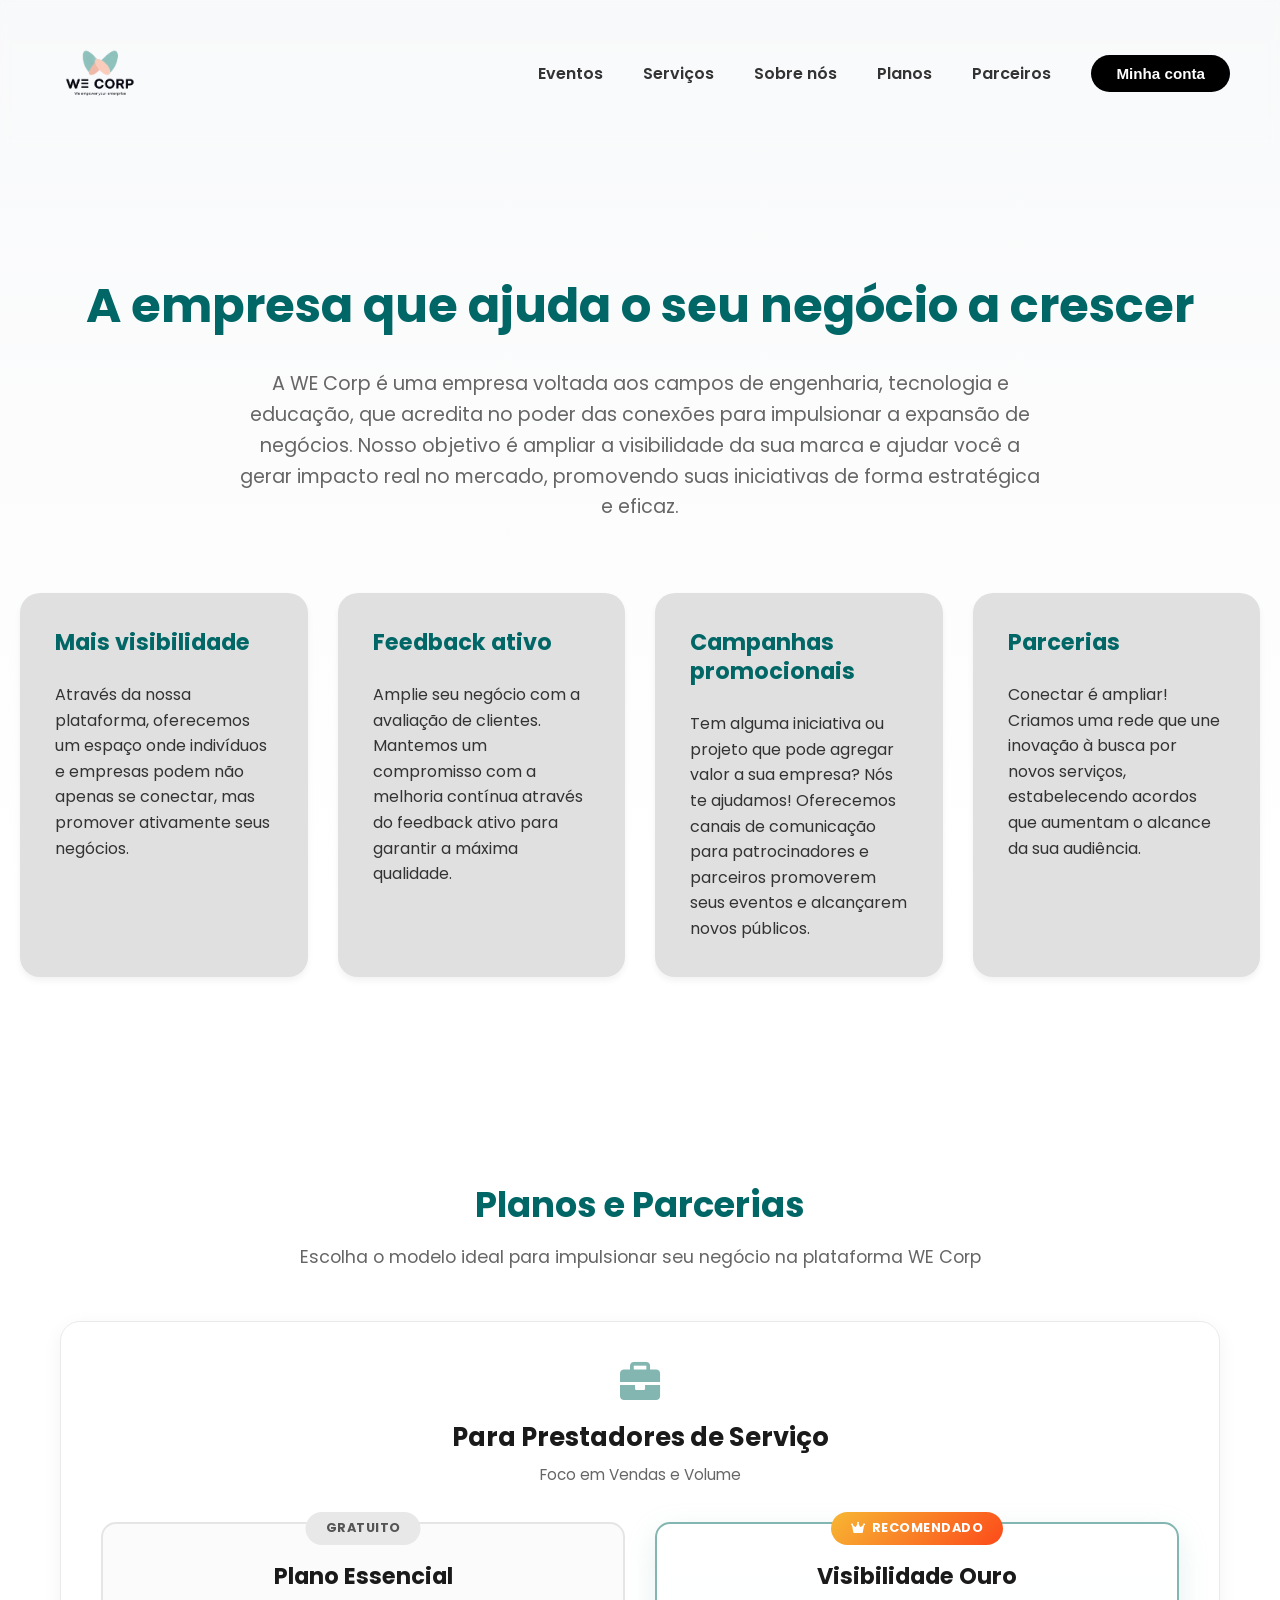
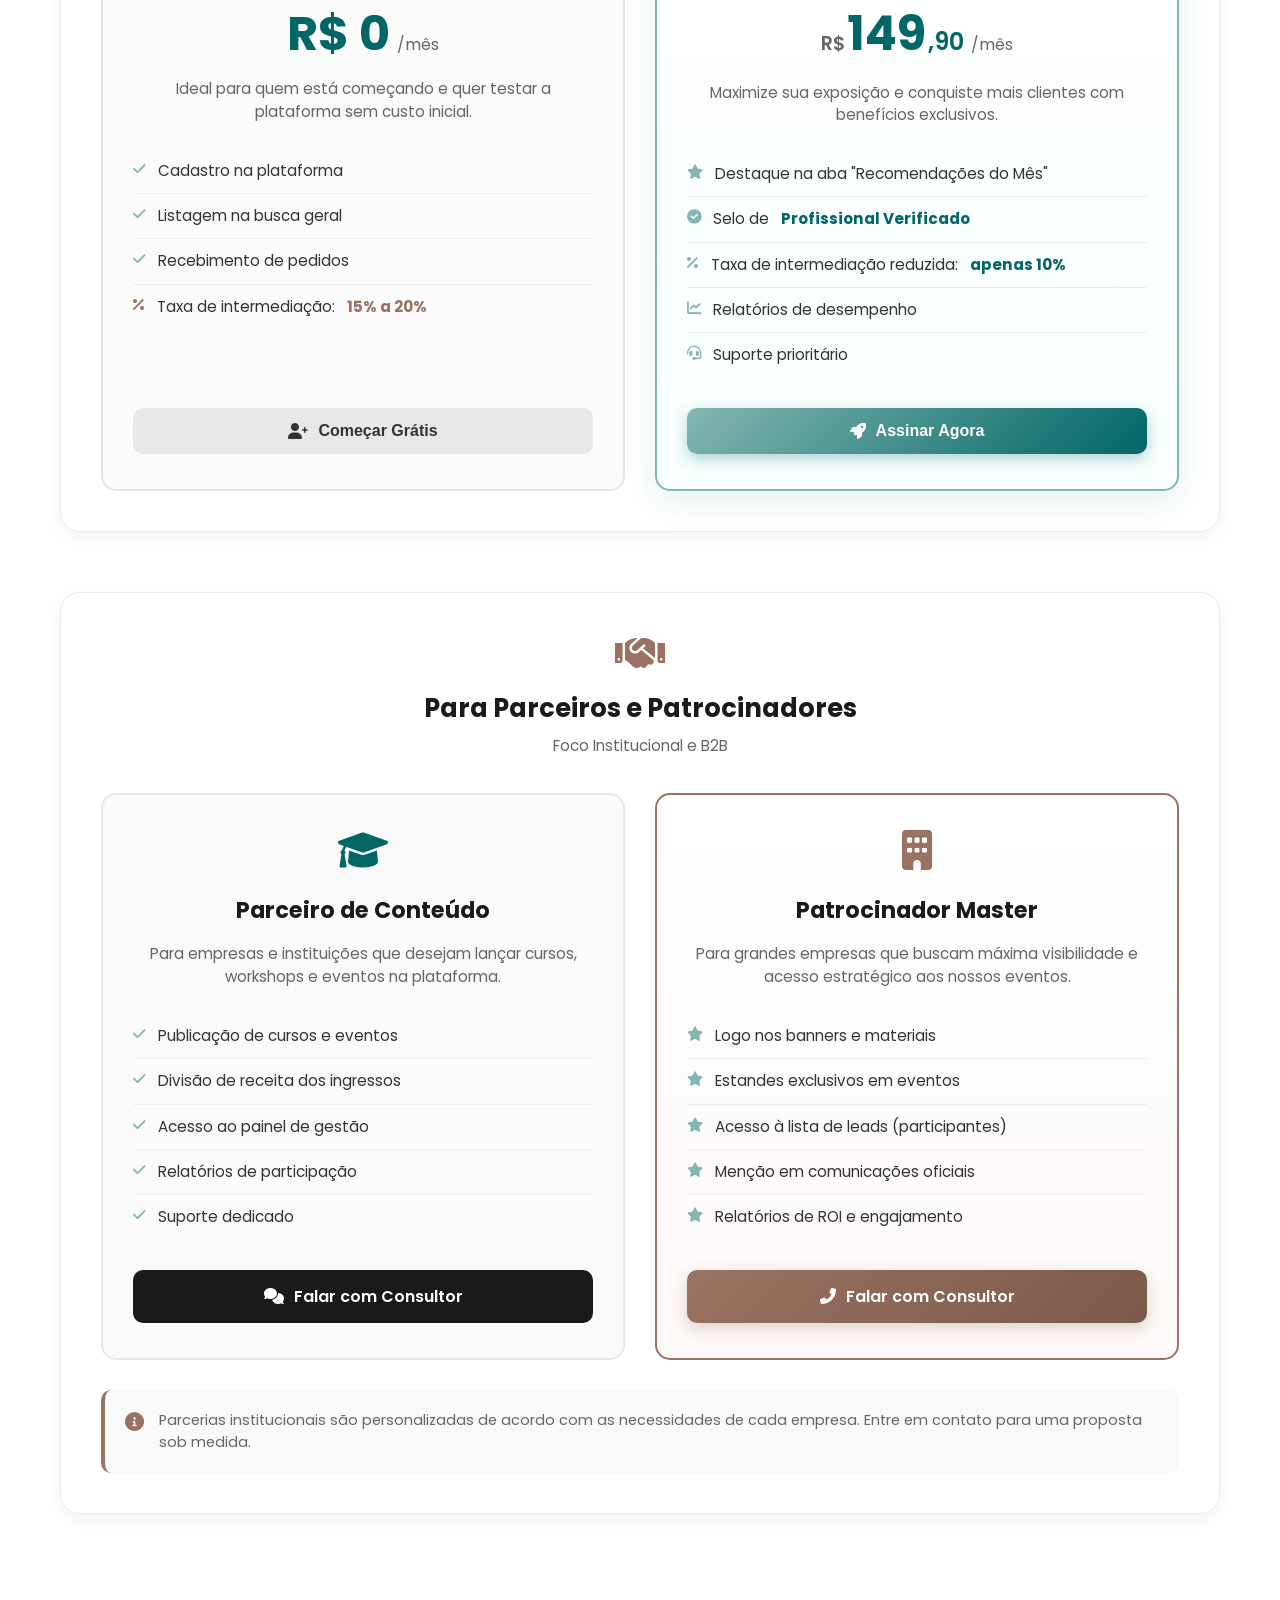
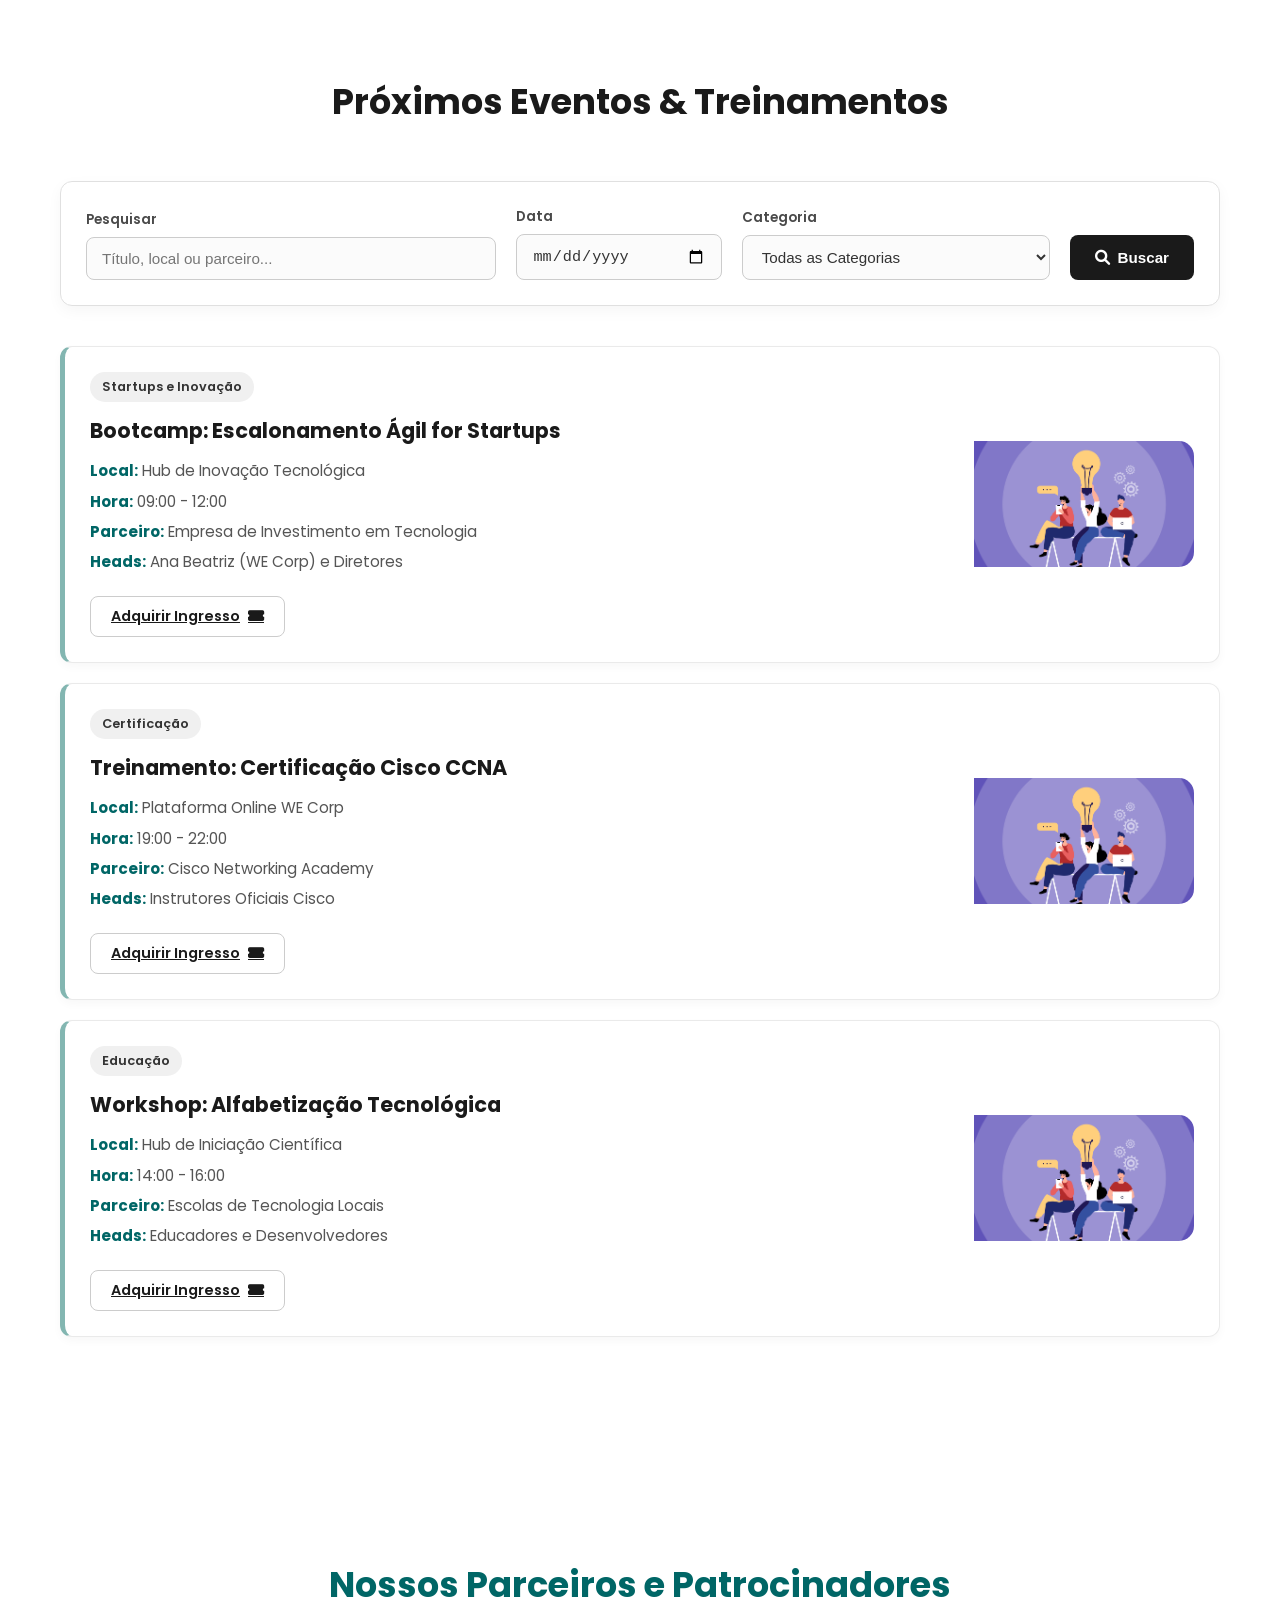
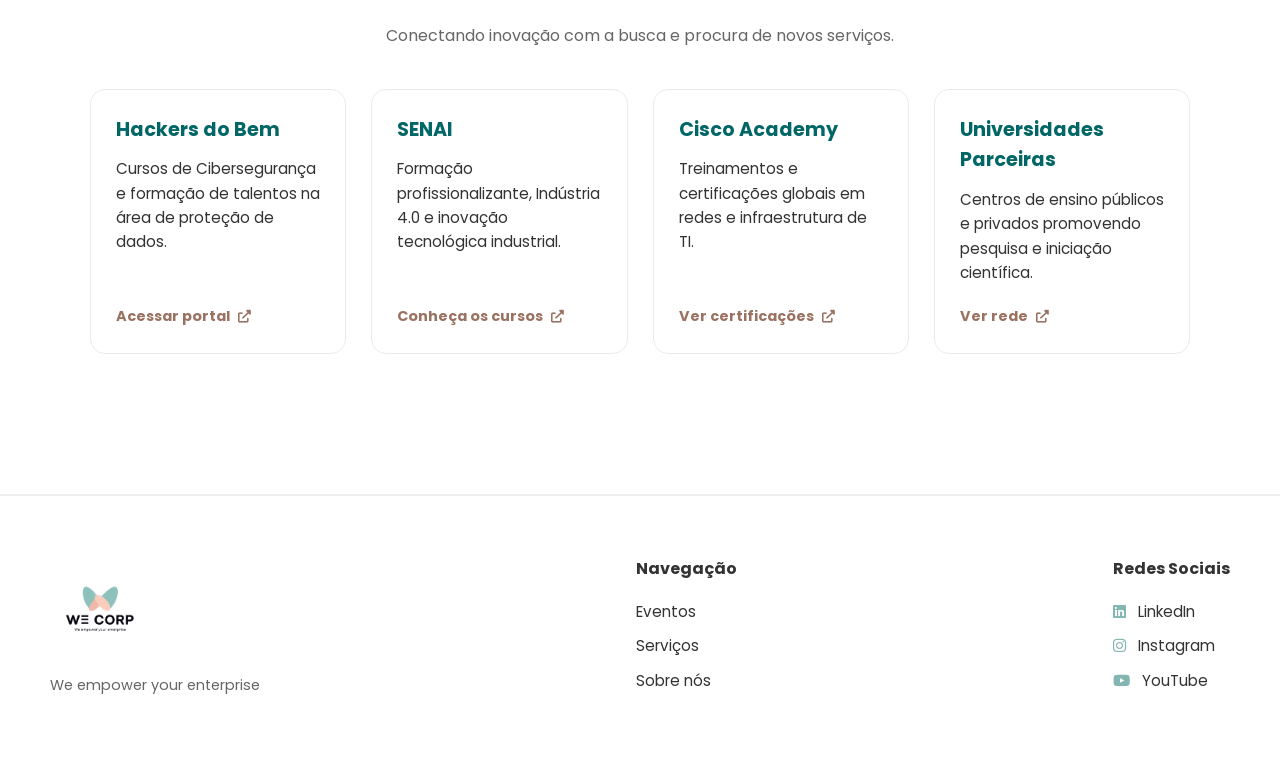
<file: index.html>
<!DOCTYPE html>
<html lang="pt-BR">
<head>
    <meta charset="UTF-8">
    <meta name="viewport" content="width=device-width, initial-scale=1.0">
    <title>WE Corp - We empower your enterprise</title>
    
    <link href="https://fonts.googleapis.com/css2?family=Poppins:wght@300;400;600;700&display=swap" rel="stylesheet">
    
    <link rel="stylesheet" href="style.css">
    <link rel="stylesheet" href="https://cdnjs.cloudflare.com/ajax/libs/font-awesome/6.0.0/css/all.min.css">
</head>
<body>

    <div class="site-background-gradient"></div>

    <header class="navbar-direct">
        <div class="navbar-content">
            <div class="logo">
                <img src="logo.png" alt="WE CORP Logo" class="logo-img">
            </div>
<nav>
                <a href="#eventos">Eventos</a>
                <a href="servicos.html">Serviços</a>
                <a href="#sobre">Sobre nós</a>
                <a href="#planos">Planos</a>
                <a href="#parceiros">Parceiros</a>
                <button id="btnOpenLogin" class="btn-login">Minha conta</button>
            </nav>
        </div>
    </header>

    <main>
        <section id="sobre" class="hero-section">
            <h1>A empresa que ajuda o seu negócio a crescer</h1>
            <p class="subtitle">A WE Corp é uma empresa voltada aos campos de engenharia, tecnologia e educação, que acredita no poder das conexões para impulsionar a expansão de negócios. Nosso objetivo é ampliar a visibilidade da sua marca e ajudar você a gerar impacto real no mercado, promovendo suas iniciativas de forma estratégica e eficaz.</p>
            
            <div class="cards-grid">
                <div class="card floating">
                    <h3>Mais visibilidade</h3>
                    <p>Através da nossa plataforma, oferecemos um espaço onde indivíduos e empresas podem não apenas se conectar, mas promover ativamente seus negócios.</p>
                </div>
                <div class="card floating">
                    <h3>Feedback ativo</h3>
                    <p>Amplie seu negócio com a avaliação de clientes. Mantemos um compromisso com a melhoria contínua através do feedback ativo para garantir a máxima qualidade.</p>
                </div>
                <div class="card floating">
                    <h3>Campanhas promocionais</h3>
                    <p>Tem alguma iniciativa ou projeto que pode agregar valor a sua empresa? Nós te ajudamos! Oferecemos canais de comunicação para patrocinadores e parceiros promoverem seus eventos e alcançarem novos públicos.</p>
                </div>
                <div class="card floating">
                    <h3>Parcerias</h3>
                    <p>Conectar é ampliar! Criamos uma rede que une inovação à busca por novos serviços, estabelecendo acordos que aumentam o alcance da sua audiência.</p>
                </div>
</div>
        </section>

        <!-- SEÇÃO DE PLANOS DE ASSINATURA -->
        <section id="planos" class="plans-section">
            <h2>Planos e Parcerias</h2>
            <p class="plans-subtitle">Escolha o modelo ideal para impulsionar seu negócio na plataforma WE Corp</p>

            <div class="plans-container">
                <!-- BLOCO: PRESTADORES DE SERVIÇO -->
                <div class="plans-block">
                    <div class="plans-block-header">
                        <i class="fas fa-briefcase"></i>
                        <h3>Para Prestadores de Serviço</h3>
                        <p>Foco em Vendas e Volume</p>
                    </div>

                    <div class="plans-grid">
                        <!-- Plano Essencial -->
                        <div class="plan-card">
                            <div class="plan-badge free">Gratuito</div>
                            <h4>Plano Essencial</h4>
                            <div class="plan-price">
                                <span class="price-value">R$ 0</span>
                                <span class="price-period">/mês</span>
                            </div>
                            <p class="plan-description">Ideal para quem está começando e quer testar a plataforma sem custo inicial.</p>
                            <ul class="plan-features">
                                <li><i class="fas fa-check"></i> Cadastro na plataforma</li>
                                <li><i class="fas fa-check"></i> Listagem na busca geral</li>
                                <li><i class="fas fa-check"></i> Recebimento de pedidos</li>
                                <li class="highlight-negative"><i class="fas fa-percent"></i> Taxa de intermediação: <strong>15% a 20%</strong></li>
                            </ul>
                            <button class="btn-plan btn-plan-free" onclick="document.getElementById('btnOpenLogin').click()">
                                <i class="fas fa-user-plus"></i> Começar Grátis
                            </button>
                        </div>

                        <!-- Plano Visibilidade Ouro -->
                        <div class="plan-card featured">
                            <div class="plan-badge gold"><i class="fas fa-crown"></i> Recomendado</div>
                            <h4>Visibilidade Ouro</h4>
                            <div class="plan-price">
                                <span class="price-currency">R$</span>
                                <span class="price-value">149</span>
                                <span class="price-cents">,90</span>
                                <span class="price-period">/mês</span>
                            </div>
                            <p class="plan-description">Maximize sua exposição e conquiste mais clientes com benefícios exclusivos.</p>
                            <ul class="plan-features">
                                <li><i class="fas fa-star"></i> Destaque na aba "Recomendações do Mês"</li>
                                <li><i class="fas fa-check-circle"></i> Selo de <strong>Profissional Verificado</strong></li>
                                <li><i class="fas fa-percent"></i> Taxa de intermediação reduzida: <strong>apenas 10%</strong></li>
                                <li><i class="fas fa-chart-line"></i> Relatórios de desempenho</li>
                                <li><i class="fas fa-headset"></i> Suporte prioritário</li>
                            </ul>
                            <button class="btn-plan btn-plan-gold" onclick="document.getElementById('btnOpenLogin').click()">
                                <i class="fas fa-rocket"></i> Assinar Agora
                            </button>
                        </div>
                    </div>
                </div>

                <!-- BLOCO: PARCEIROS E PATROCINADORES -->
                <div class="plans-block">
                    <div class="plans-block-header institutional">
                        <i class="fas fa-handshake"></i>
                        <h3>Para Parceiros e Patrocinadores</h3>
                        <p>Foco Institucional e B2B</p>
                    </div>

                    <div class="plans-grid institutional-grid">
                        <!-- Parceiro de Conteúdo -->
                        <div class="plan-card institutional-card">
                            <div class="plan-icon-top">
                                <i class="fas fa-graduation-cap"></i>
                            </div>
                            <h4>Parceiro de Conteúdo</h4>
                            <p class="plan-description">Para empresas e instituições que desejam lançar cursos, workshops e eventos na plataforma.</p>
                            <ul class="plan-features">
                                <li><i class="fas fa-check"></i> Publicação de cursos e eventos</li>
                                <li><i class="fas fa-check"></i> Divisão de receita dos ingressos</li>
                                <li><i class="fas fa-check"></i> Acesso ao painel de gestão</li>
                                <li><i class="fas fa-check"></i> Relatórios de participação</li>
                                <li><i class="fas fa-check"></i> Suporte dedicado</li>
                            </ul>
                            <a href="mailto:parcerias@wecorp.com?subject=Interesse%20-%20Parceiro%20de%20Conteúdo" class="btn-plan btn-plan-contact">
                                <i class="fas fa-comments"></i> Falar com Consultor
                            </a>
                        </div>

                        <!-- Patrocinador Master -->
                        <div class="plan-card institutional-card master">
                            <div class="plan-icon-top">
                                <i class="fas fa-building"></i>
                            </div>
                            <h4>Patrocinador Master</h4>
                            <p class="plan-description">Para grandes empresas que buscam máxima visibilidade e acesso estratégico aos nossos eventos.</p>
                            <ul class="plan-features">
                                <li><i class="fas fa-star"></i> Logo nos banners e materiais</li>
                                <li><i class="fas fa-star"></i> Estandes exclusivos em eventos</li>
                                <li><i class="fas fa-star"></i> Acesso à lista de leads (participantes)</li>
                                <li><i class="fas fa-star"></i> Menção em comunicações oficiais</li>
                                <li><i class="fas fa-star"></i> Relatórios de ROI e engajamento</li>
                            </ul>
                            <a href="mailto:parcerias@wecorp.com?subject=Interesse%20-%20Patrocinador%20Master" class="btn-plan btn-plan-master">
                                <i class="fas fa-phone-alt"></i> Falar com Consultor
                            </a>
                        </div>
                    </div>

                    <div class="institutional-note">
                        <i class="fas fa-info-circle"></i>
                        <p>Parcerias institucionais são personalizadas de acordo com as necessidades de cada empresa. Entre em contato para uma proposta sob medida.</p>
                    </div>
                </div>
            </div>
        </section>

        <section id="eventos" class="events-section">
            <h2>Próximos Eventos & Treinamentos</h2>
            
            <div class="search-wrapper">
                <div class="search-container">
                    <div class="input-group-search">
                        <label>Pesquisar</label>
                        <input type="text" placeholder="Título, local ou parceiro..." class="search-input">
                    </div>
                    
                    <div class="input-group-search">
                        <label for="event-date">Data</label>
                        <input type="date" id="event-date" class="date-input">
                    </div>
                    
                    <div class="input-group-search">
                        <label>Categoria</label>
                        <select class="filter-select">
                            <option value="all">Todas as Categorias</option>
                            <option value="startup">Startups & Inovação</option>
                            <option value="certificacao">Certificações em Alta</option>
                            <option value="educacao">Educação Digital</option>
                        </select>
                    </div>
                    
                    <button class="btn-search"><i class="fas fa-search"></i> Buscar</button>
                </div>
            </div>

            <div class="events-list">
                <div class="event-item">
                    <div class="event-details">
                        <span class="tag">Startups e Inovação</span>
                        <h4>Bootcamp: Escalonamento Ágil for Startups</h4>
                        <p><strong>Local:</strong> Hub de Inovação Tecnológica</p>
                        <p><strong>Hora:</strong> 09:00 - 12:00</p>
                        <p><strong>Parceiro:</strong> Empresa de Investimento em Tecnologia</p>
                        <p><strong>Heads:</strong> Ana Beatriz (WE Corp) e Diretores</p>

                        <a href="evento-detalhes.html" class="btn-service" style="display: inline-flex; width: auto; margin-top: 15px; padding: 8px 20px; font-size: 0.9rem;">
        Adquirir Ingresso <i class="fas fa-ticket-alt" style="margin-left: 8px;"></i>
    </a>

                    </div>
                    <img src="eventos.png" alt="Bootcamp Image" class="event-img">
                </div>

                <div class="event-item">
                    <div class="event-details">
                        <span class="tag">Certificação</span>
                        <h4>Treinamento: Certificação Cisco CCNA</h4>
                        <p><strong>Local:</strong> Plataforma Online WE Corp</p>
                        <p><strong>Hora:</strong> 19:00 - 22:00</p>
                        <p><strong>Parceiro:</strong> Cisco Networking Academy</p>
                        <p><strong>Heads:</strong> Instrutores Oficiais Cisco</p>

                        <a href="evento-detalhes.html" class="btn-service" style="display: inline-flex; width: auto; margin-top: 15px; padding: 8px 20px; font-size: 0.9rem;">
        Adquirir Ingresso <i class="fas fa-ticket-alt" style="margin-left: 8px;"></i>
    </a>

                    </div>
                    <img src="eventos.png" alt="Cisco Training Image" class="event-img">
                </div>

                <div class="event-item">
                    <div class="event-details">
                        <span class="tag">Educação</span>
                        <h4>Workshop: Alfabetização Tecnológica</h4>
                        <p><strong>Local:</strong> Hub de Iniciação Científica</p>
                        <p><strong>Hora:</strong> 14:00 - 16:00</p>
                        <p><strong>Parceiro:</strong> Escolas de Tecnologia Locais</p>
                        <p><strong>Heads:</strong> Educadores e Desenvolvedores</p>

                        <a href="evento-detalhes.html" class="btn-service" style="display: inline-flex; width: auto; margin-top: 15px; padding: 8px 20px; font-size: 0.9rem;">
        Adquirir Ingresso <i class="fas fa-ticket-alt" style="margin-left: 8px;"></i>
    </a>

                    </div>
                    <img src="eventos.png" alt="Workshop Image" class="event-img">
                </div>
            </div>
        </section>

        <section id="parceiros" class="partners-section">
            <h2>Nossos Parceiros e Patrocinadores</h2>
            <p>Conectando inovação com a busca e procura de novos serviços.</p>
            <div class="partners-grid">
                <div class="partner-card">
                    <h4>Hackers do Bem</h4>
                    <p>Cursos de Cibersegurança e formação de talentos na área de proteção de dados.</p>
                    <a href="https://site-externo.com" target="_blank" class="partner-link">Acessar portal <i class="fas fa-external-link-alt"></i></a>
                </div>
                <div class="partner-card">
                    <h4>SENAI</h4>
                    <p>Formação profissionalizante, Indústria 4.0 e inovação tecnológica industrial.</p>
                    <a href="https://site-externo.com" target="_blank" class="partner-link">Conheça os cursos <i class="fas fa-external-link-alt"></i></a>
                </div>
                <div class="partner-card">
                    <h4>Cisco Academy</h4>
                    <p>Treinamentos e certificações globais em redes e infraestrutura de TI.</p>
                    <a href="https://site-externo.com" target="_blank" class="partner-link">Ver certificações <i class="fas fa-external-link-alt"></i></a>
                </div>
                <div class="partner-card">
                    <h4>Universidades Parceiras</h4>
                    <p>Centros de ensino públicos e privados promovendo pesquisa e iniciação científica.</p>
                    <a href="https://site-externo.com" target="_blank" class="partner-link">Ver rede <i class="fas fa-external-link-alt"></i></a>
                </div>
            </div>
        </section>
    </main>

    <footer>
        <div class="footer-content">
            <div class="footer-brand">
                <img src="logo.png" alt="WE CORP Logo" class="footer-logo">
                <p>We empower your enterprise</p>
            </div>
            <div class="footer-links">
                <h4>Navegação</h4>
                <a href="#eventos">Eventos</a>
                <a href="servicos.html">Serviços</a>
                <a href="#sobre">Sobre nós</a>
            </div>
            <div class="footer-social">
                <h4>Redes Sociais</h4>
                <div class="social-icons">
                    <a href="#"><i class="fab fa-linkedin"></i> LinkedIn</a>
                    <a href="#"><i class="fab fa-instagram"></i> Instagram</a>
                    <a href="#"><i class="fab fa-youtube"></i> YouTube</a>
                </div>
            </div>
        </div>
    </footer>

    <div id="loginModal" class="modal-overlay">
        <div class="login-container">
            <button class="close-modal"><i class="fas fa-times"></i></button>
            <div class="login-art">
                <img src="login.png" alt="Arte WE Corp" class="login-bg-image">
            </div>
            <div class="login-form-box">
                <h2>Login</h2>
<form id="formLogin">
    <div class="input-group">
        <label>E-mail</label>
        <input type="email" id="emailLogin" placeholder="Digite seu e-mail" required>
    </div>
    <div class="input-group">
        <label>Senha</label>
        <input type="password" id="senhaLogin" placeholder="Digite sua senha" required>
    </div>
    <a href="#" class="forgot-pass">Esqueci minha senha</a>
    <button type="submit" class="btn-submit">Acessar</button>
</form>
                <div class="register-link">
                    <p>Ainda não possui uma conta?</p>
                    <button id="btnSwitchToRegister" class="btn-register">Criar conta</button>
                </div>
                <div class="social-login">
                    <a href="#"><i class="fab fa-facebook social-icon-fb"></i></a>
                    <a href="#"><i class="fab fa-google social-icon-g"></i></a>
                </div>
            </div>
        </div>
    </div>

    <div id="registerModal" class="modal-overlay">
        <div class="login-container">
            <button class="close-modal"><i class="fas fa-times"></i></button>
            <div class="login-art">
                <img src="login.png" alt="Arte WE Corp" class="login-bg-image">
            </div>
            <div class="login-form-box">
                <h2>Criar Conta</h2>
                <form>
                    <div class="input-group">
                        <label>Nome Completo</label>
                        <input type="text" placeholder="Digite seu nome">
                    </div>
                    <div class="input-group">
                        <label>E-mail</label>
                        <input type="email" placeholder="Digite seu e-mail">
                    </div>
                    <div class="input-group">
                        <label>Senha</label>
                        <input type="password" placeholder="Crie uma senha">
                    </div>
                    <button type="submit" class="btn-submit" style="margin-top: 15px;">Cadastrar</button>
                </form>
                <div class="register-link">
                    <p>Já possui uma conta?</p>
                    <button id="btnSwitchToLogin" class="btn-register">Fazer Login</button>
                </div>
            </div>
        </div>
    </div>

    <script>
        const btnOpenLogin = document.getElementById('btnOpenLogin');
        const loginModal = document.getElementById('loginModal');
        const registerModal = document.getElementById('registerModal');
        const btnsClose = document.querySelectorAll('.close-modal');
        const btnSwitchToRegister = document.getElementById('btnSwitchToRegister');
        const btnSwitchToLogin = document.getElementById('btnSwitchToLogin');

        btnOpenLogin.addEventListener('click', () => {
            loginModal.classList.add('active');
        });

        btnsClose.forEach(btn => {
            btn.addEventListener('click', () => {
                loginModal.classList.remove('active');
                registerModal.classList.remove('active');
            });
        });

        window.addEventListener('click', (e) => {
            if(e.target === loginModal) loginModal.classList.remove('active');
            if(e.target === registerModal) registerModal.classList.remove('active');
        });

        btnSwitchToRegister.addEventListener('click', () => {
            loginModal.classList.remove('active');
            registerModal.classList.add('active');
        });

        btnSwitchToLogin.addEventListener('click', () => {
            registerModal.classList.remove('active');
            loginModal.classList.add('active');
        });
    </script>
    <script src="auth.js"></script>
</body>
</html>
</file>
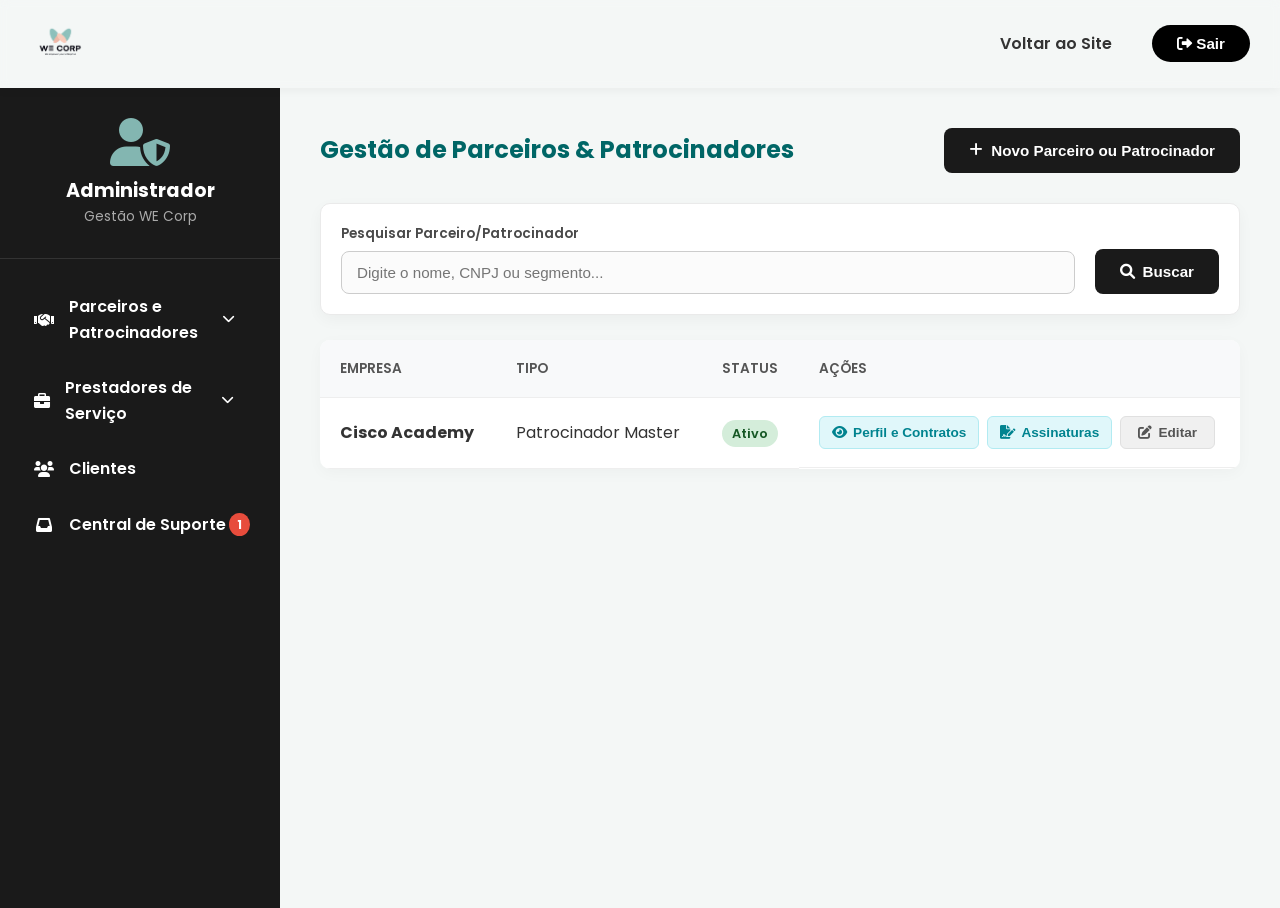
<file: admin-dashboard.html>
<!DOCTYPE html>
<html lang="pt-BR">
<head>
    <meta charset="UTF-8">
    <meta name="viewport" content="width=device-width, initial-scale=1.0">
    <title>Painel Administrativo - WE Corp</title>
    
    <link href="https://fonts.googleapis.com/css2?family=Poppins:wght@300;400;600;700&display=swap" rel="stylesheet">
    <link rel="stylesheet" href="style.css">
    <link rel="stylesheet" href="https://cdnjs.cloudflare.com/ajax/libs/font-awesome/6.0.0/css/all.min.css">
</head>
<body class="admin-body">

    <header class="navbar-direct admin-header">
        <div class="navbar-content" style="max-width: 100%; padding: 10px 30px;">
            <div class="logo">
                <a href="index.html"><img src="logo.png" alt="WE CORP Logo" style="height: 60px;"></a>
            </div>
            <nav>
                <a href="index.html">Voltar ao Site</a>
                <button id="btnOpenLogin" class="btn-login"><i class="fas fa-sign-out-alt"></i> Sair</button>
            </nav>
        </div>
    </header>

    <div class="dashboard-container">
        <aside class="admin-sidebar">
            <div class="admin-profile">
                <i class="fas fa-user-shield"></i>
                <h3>Administrador</h3>
                <p>Gestão WE Corp</p>
            </div>
            <ul class="admin-menu">
                
                <li class="has-submenu" id="menu-parceiros">
                    <div class="menu-item-content" onclick="toggleSubmenu('menu-parceiros')">
                        <i class="fas fa-handshake"></i> Parceiros e Patrocinadores <i class="fas fa-chevron-down arrow-down"></i>
                    </div>
                    <ul class="submenu">
                        <li onclick="showTab('parceiros')"><i class="fas fa-list" style="width: 15px;"></i> Lista de Parceiros</li>
                        <li onclick="showTab('parceiros-eventos')"><i class="far fa-calendar-alt" style="width: 15px;"></i> Gestão de Eventos</li>
                    </ul>
                </li>
                
                <li class="has-submenu" id="menu-prestadores">
                    <div class="menu-item-content" onclick="toggleSubmenu('menu-prestadores')">
                        <i class="fas fa-briefcase"></i> Prestadores de Serviço <i class="fas fa-chevron-down arrow-down"></i>
                    </div>
                    <ul class="submenu">
                        <li onclick="showTab('prestadores')"><i class="fas fa-list" style="width: 15px;"></i> Lista de Prestadores</li>
                        <li onclick="showTab('prestadores-posts')"><i class="fas fa-clipboard-list" style="width: 15px;"></i> Gestão de Postagens</li>
                    </ul>
                </li>
                
                <li onclick="showTab('clientes')"><i class="fas fa-users"></i> Clientes</li>
                <li onclick="showTab('requisicoes')">
                    <i class="fas fa-inbox"></i> Central de Suporte 
                    <span class="notification-badge">1</span>
                </li>
            </ul>
        </aside>

        <main class="admin-main-content">
            
            <section id="tab-parceiros" class="admin-tab-content active">
                <div class="tab-header">
                    <h2>Gestão de Parceiros & Patrocinadores</h2>
                    <button class="btn-search" onclick="openProfileModal('modalTipoParceiro')"><i class="fas fa-plus"></i> Novo Parceiro ou Patrocinador</button>
                </div>
                
                <div class="search-wrapper" style="padding: 20px; margin-bottom: 25px; background: #fff; border-radius: 10px; border: 1px solid #eaeaea;">
                    <div class="search-container" style="grid-template-columns: 1fr auto; gap: 20px; align-items: end;">
                        <div class="input-group-search">
                            <label>Pesquisar Parceiro/Patrocinador</label>
                            <input type="text" class="search-input" placeholder="Digite o nome, CNPJ ou segmento...">
                        </div>
                        <button class="btn-search" style="height: 45px;"><i class="fas fa-search"></i> Buscar</button>
                    </div>
                </div>
                
                <table class="admin-table">
                    <thead>
                        <tr>
                            <th>Empresa</th>
                            <th>Tipo</th>
                            <th>Status</th>
                            <th>Ações</th>
                        </tr>
                    </thead>
                    <tbody>
                        <tr>
                            <td><strong>Cisco Academy</strong></td>
                            <td>Patrocinador Master</td>
                            <td><span class="status-tag active">Ativo</span></td>
                            <td class="action-buttons">
                                <button class="btn-icon btn-view" onclick="openProfileModal('modalParceiro')" title="Ver Perfil e Cadastro"><i class="fas fa-eye"></i> Perfil e Contratos</button>
                                <button class="btn-icon btn-view" onclick="openProfileModal('modalAssinaturaAdmin')" title="Gerenciar Assinatura"><i class="fas fa-file-signature"></i> Assinaturas</button>
                                <button class="btn-icon btn-edit" onclick="openProfileModal('modalTipoParceiro')"><i class="fas fa-edit"></i> Editar</button>
                            </td>
                        </tr>
                    </tbody>
                </table>
            </section>

            <section id="tab-parceiros-eventos" class="admin-tab-content">
                <div class="tab-header">
                    <h2>Gestão e Aprovação de Eventos</h2>
                    <button class="btn-search" onclick="openProfileModal('modalAdminNovoEvento')"><i class="fas fa-plus"></i> Novo Evento</button>
                </div>

                <div class="search-wrapper" style="padding: 20px; margin-bottom: 25px; background: #fff; border-radius: 10px; border: 1px solid #eaeaea;">
                    <div class="search-container" style="grid-template-columns: auto 1fr auto; gap: 20px; align-items: end;">
                        <div class="input-group-search">
                            <label>Status do Evento</label>
                            <div style="display: flex; gap: 10px;">
                                <button class="btn-icon btn-view" style="background: var(--theme-teal-main); color: white; border-radius: 20px; padding: 10px 20px; font-weight: 600;">Todos</button>
                                <button class="btn-icon btn-view" style="border-radius: 20px; padding: 10px 20px; background: #fff3e0; color: #e67e22; font-weight: 600;">Pendentes</button>
                                <button class="btn-icon btn-view" style="border-radius: 20px; padding: 10px 20px; background: #f0f0f0; font-weight: 600; color: #555;">Ativos</button>
                            </div>
                        </div>
                        <div class="input-group-search">
                            <label>Filtrar por Empresa Parceira</label>
                            <div style="display: flex; gap: 10px;">
                                <input type="text" class="search-input" placeholder="Pesquisar..." style="flex: 1;">
                                <select class="filter-select" style="flex: 1;">
                                    <option value="todas">Todos os Parceiros</option>
                                    <option value="wecorp">WE Corp Oficial</option>
                                    <option value="cisco">Cisco Academy</option>
                                </select>
                            </div>
                        </div>
                        <button class="btn-search" style="height: 45px;"><i class="fas fa-search"></i> Buscar</button>
                    </div>
                </div>

                <table class="admin-table">
                    <thead>
                        <tr>
                            <th>Evento</th>
                            <th>Parceiro Solicitante</th>
                            <th>Data Prevista</th>
                            <th>Status</th>
                            <th>Ações</th>
                        </tr>
                    </thead>
                    <tbody>
                        <tr>
                            <td><strong>Bootcamp: Redes e Cloud</strong></td>
                            <td>Cisco Academy</td>
                            <td>20 Set 2026</td>
                            <td><span class="status-tag pending">Pendente</span></td>
                            <td class="action-buttons">
                                <button class="btn-icon btn-approve" title="Aprovar Evento"><i class="fas fa-check"></i> Aprovar</button>
                                <button class="btn-icon btn-delete" title="Recusar Evento"><i class="fas fa-times"></i> Recusar</button>
                                <button class="btn-icon btn-view" title="Ver Detalhes do Evento"><i class="fas fa-eye"></i> Detalhes</button>
                                <button class="btn-icon btn-edit" title="Editar informações"><i class="fas fa-edit"></i> Editar</button>
                            </td>
                        </tr>
                        <tr>
                            <td><strong>Treinamento CCNA</strong></td>
                            <td>Cisco Academy</td>
                            <td>15 Ago 2026</td>
                            <td><span class="status-tag active">Ativo</span></td>
                            <td class="action-buttons">
                                <button class="btn-icon btn-view" title="Ver Detalhes do Evento"><i class="fas fa-eye"></i> Detalhes</button>
                                <button class="btn-icon btn-edit" title="Editar informações"><i class="fas fa-edit"></i> Editar</button>
                            </td>
                        </tr>
                    </tbody>
                </table>
            </section>

            <section id="tab-prestadores" class="admin-tab-content">
                <div class="tab-header">
                    <h2>Gestão de Prestadores de Serviço</h2>
                    <button class="btn-search" onclick="alert('O banco de dados ainda não foi requerido no projeto.')"><i class="fas fa-plus"></i> Novo Prestador</button>
                </div>

                <div class="search-wrapper" style="padding: 20px; margin-bottom: 25px; background: #fff; border-radius: 10px; border: 1px solid #eaeaea;">
                    <div class="search-container" style="grid-template-columns: 1fr auto; gap: 20px; align-items: end;">
                        <div class="input-group-search">
                            <label>Pesquisar Prestador</label>
                            <input type="text" class="search-input" placeholder="Digite o nome ou segmento...">
                        </div>
                        <button class="btn-search" style="height: 45px;"><i class="fas fa-search"></i> Buscar</button>
                    </div>
                </div>

                <table class="admin-table">
                    <thead>
                        <tr>
                            <th>Prestador</th>
                            <th>Segmento</th>
                            <th>Avaliação Média</th>
                            <th>Status</th>
                            <th>Ações</th>
                        </tr>
                    </thead>
                    <tbody>
                        <tr>
                            <td><strong>TechSecurity Admin</strong></td>
                            <td>Tecnologia</td>
                            <td><i class="fas fa-star" style="color:#f39c12"></i> 5.0</td>
                            <td><span class="status-tag active">Ativo</span></td>
                            <td class="action-buttons">
                                <button class="btn-icon btn-view" title="Ver Perfil e Contratos"><i class="fas fa-eye"></i> Perfil e Contratos</button>
                                <button class="btn-icon btn-view" onclick="openProfileModal('modalAssinaturaPrestador')" title="Gerenciar Assinatura"><i class="fas fa-file-signature"></i> Assinaturas</button>
                                <button class="btn-icon btn-edit" onclick="alert('O banco de dados ainda não foi requerido no projeto.')"><i class="fas fa-edit"></i> Editar</button>
                            </td>
                        </tr>
                    </tbody>
                </table>
            </section>

            <section id="tab-prestadores-posts" class="admin-tab-content">
                <div class="tab-header">
                    <h2>Gestão de Postagens (Anúncios de Serviços)</h2>
                    <button class="btn-search" onclick="openProfileModal('modalAdminNovoServico')"><i class="fas fa-plus"></i> Nova Postagem</button>
                </div>

                <div class="search-wrapper" style="padding: 20px; margin-bottom: 25px; background: #fff; border-radius: 10px; border: 1px solid #eaeaea;">
                    <div class="search-container" style="grid-template-columns: auto 1fr auto; gap: 20px; align-items: end;">
                        <div class="input-group-search">
                            <label>Status da Postagem</label>
                            <div style="display: flex; gap: 10px;">
                                <button class="btn-icon btn-view" style="background: var(--theme-teal-main); color: white; border-radius: 20px; padding: 10px 20px; font-weight: 600;">Todos</button>
                                <button class="btn-icon btn-view" style="border-radius: 20px; padding: 10px 20px; background: #fff3e0; color: #e67e22; font-weight: 600;">Pendentes</button>
                                <button class="btn-icon btn-view" style="border-radius: 20px; padding: 10px 20px; background: #f0f0f0; font-weight: 600; color: #555;">Ativos</button>
                            </div>
                        </div>
                        <div class="input-group-search">
                            <label>Filtrar por Empresa</label>
                            <div style="display: flex; gap: 10px;">
                                <input type="text" class="search-input" placeholder="Pesquisar..." style="flex: 1;">
                                <select class="filter-select" style="flex: 1;">
                                    <option value="todas">Todas as Empresas</option>
                                    <option value="techsecurity">TechSecurity Admin</option>
                                </select>
                            </div>
                        </div>
                        <button class="btn-search" style="height: 45px;"><i class="fas fa-search"></i> Buscar</button>
                    </div>
                </div>

                <table class="admin-table">
                    <thead>
                        <tr>
                            <th>Serviço (Postagem)</th>
                            <th>Empresa Prestadora</th>
                            <th>Status</th>
                            <th>Avaliação Média</th>
                            <th>Ações</th>
                        </tr>
                    </thead>
                    <tbody>
                        <tr>
                            <td><strong>Consultoria em Cibersegurança</strong></td>
                            <td>TechSecurity Admin</td>
                            <td><span class="status-tag active">Ativo</span></td>
                            <td><i class="fas fa-star" style="color: #f39c12;"></i> 5.0 (12 Aval)</td>
                            <td class="action-buttons">
                                <button class="btn-icon btn-view" title="Ver Detalhes da Postagem"><i class="fas fa-eye"></i> Detalhes</button>
                                <button class="btn-icon btn-view" onclick="openProfileModal('modalComentarios')" title="Moderar Comentários"><i class="fas fa-comments"></i> Feedbacks</button>
                                <button class="btn-icon btn-edit" title="Editar informações"><i class="fas fa-edit"></i> Editar</button>
                            </td>
                        </tr>
                        <tr>
                            <td><strong>Auditoria de Servidores Cloud</strong></td>
                            <td>CloudSys IT</td>
                            <td><span class="status-tag pending">Pendente</span></td>
                            <td>-</td>
                            <td class="action-buttons">
                                <button class="btn-icon btn-approve" title="Aprovar Postagem"><i class="fas fa-check"></i> Aprovar</button>
                                <button class="btn-icon btn-delete" title="Recusar Postagem"><i class="fas fa-times"></i> Recusar</button>
                                <button class="btn-icon btn-view" title="Ver Detalhes da Postagem"><i class="fas fa-eye"></i> Detalhes</button>
                                <button class="btn-icon btn-edit" title="Editar informações"><i class="fas fa-edit"></i> Editar</button>
                            </td>
                        </tr>
                    </tbody>
                </table>
            </section>

            <section id="tab-clientes" class="admin-tab-content">
                <div class="tab-header">
                    <h2>Gestão de Clientes</h2>
                    <button class="btn-search" onclick="openProfileModal('modalNovoCliente')"><i class="fas fa-plus"></i> Novo Cliente</button>
                </div>

                <div class="search-wrapper" style="padding: 20px; margin-bottom: 25px; background: #fff; border-radius: 10px; border: 1px solid #eaeaea;">
                    <div class="search-container" style="grid-template-columns: 1fr auto; gap: 20px; align-items: end;">
                        <div class="input-group-search">
                            <label>Pesquisar Cliente</label>
                            <input type="text" class="search-input" placeholder="Pesquisar por nome ou email...">
                        </div>
                        <button class="btn-search" style="height: 45px;"><i class="fas fa-search"></i> Buscar</button>
                    </div>
                </div>

                <table class="admin-table">
                    <thead>
                        <tr>
                            <th>Nome do Cliente</th>
                            <th>E-mail</th>
                            <th>Status</th>
                            <th>Ações</th>
                        </tr>
                    </thead>
                    <tbody>
                        <tr>
                            <td><strong>Ana Beatriz</strong></td>
                            <td>anabastos.redes@gmail.com</td>
                            <td><span class="status-tag active">Ativo</span></td>
                            <td class="action-buttons">
                                <button class="btn-icon btn-view" onclick="openProfileModal('modalClientePerfil')" title="Ver Perfil (Cadastro)"><i class="fas fa-user"></i> Ver Perfil</button>
                                <button class="btn-icon btn-view" onclick="openProfileModal('modalClienteHistorico')" title="Ver Histórico de Compras"><i class="fas fa-ticket-alt"></i> Eventos e Serviços</button>
                                <button class="btn-icon btn-edit" onclick="alert('O banco de dados ainda não foi requerido no projeto.')"><i class="fas fa-edit"></i> Editar</button>
                            </td>
                        </tr>
                    </tbody>
                </table>
            </section>

            <section id="tab-requisicoes" class="admin-tab-content">
                <div class="tab-header">
                    <h2>Central de Suporte (Help Desk)</h2>
                </div>

                <p style="color: #666; margin-bottom: 20px;">Gerencie aqui os tickets e pedidos de ajuda enviados por Parceiros, Prestadores e Clientes.</p>

                <table class="admin-table">
                    <thead>
                        <tr>
                            <th>Remetente</th>
                            <th>Tipo de Usuário</th>
                            <th>Assunto do Ticket</th>
                            <th>Status</th>
                            <th>Ações</th>
                        </tr>
                    </thead>
                    <tbody>
                        <tr>
                            <td><strong>Cisco Academy</strong></td>
                            <td>Parceiro</td>
                            <td>Aprovação de Pgto: Aluna Ana Beatriz</td>
                            <td><span class="status-tag pending">Em Aberto</span></td>
                            <td class="action-buttons">
                                <button class="btn-icon btn-view" title="Visualizar Ticket"><i class="fas fa-eye"></i> Detalhes</button>
                                <button class="btn-icon btn-edit" title="Abrir e Resolver Ticket"><i class="fas fa-external-link-alt"></i> Resolver</button>
                            </td>
                        </tr>
                    </tbody>
                </table>
            </section>

        </main>
    </div>

    <div id="modalTipoParceiro" class="modal-overlay">
        <div class="admin-profile-modal" style="text-align: center; max-width: 450px;">
            <button class="close-modal" onclick="closeModals()"><i class="fas fa-times"></i></button>
            <div class="modal-header-profile" style="border-bottom: none;">
                <h2><i class="fas fa-question-circle" style="color: var(--theme-teal-main);"></i> Selecione o Tipo</h2>
                <p>O cadastro ou edição será para qual perfil?</p>
            </div>
            <div style="display: flex; gap: 15px; margin-top: 20px;">
                <button class="btn-search" style="flex: 1; height: 50px; background-color: var(--theme-teal-elegant);" onclick="alert('O banco de dados ainda não foi requerido no projeto.'); closeModals();"><i class="fas fa-hand-holding-usd"></i> Patrocinador</button>
                <button class="btn-search" style="flex: 1; height: 50px; background-color: var(--theme-teal-main);" onclick="alert('O banco de dados ainda não foi requerido no projeto.'); closeModals();"><i class="fas fa-handshake"></i> Parceiro</button>
            </div>
        </div>
    </div>

    <div id="modalAdminNovoEvento" class="modal-overlay">
        <div class="admin-profile-modal">
            <button class="close-modal" onclick="closeModals()"><i class="fas fa-times"></i></button>
            <div class="modal-header-profile">
                <h2>Criar Novo Evento</h2>
                <p>Crie um evento oficial ou em nome de um parceiro.</p>
            </div>
            <form style="display: flex; flex-direction: column; gap: 15px; max-height: 70vh; overflow-y: auto; padding-right: 10px;">
                
                <div class="input-group-search">
                    <label>Imagem do Evento (Banner)</label>
                    <input type="file" class="search-input" accept="image/*" style="padding: 9px;">
                </div>

                <div style="display: flex; gap: 15px;">
                    <div class="input-group-search" style="flex: 1;">
                        <label>Parceiro / Autoria</label>
                        <select class="filter-select">
                            <option>WE Corp Oficial</option>
                            <option>Cisco Academy</option>
                        </select>
                    </div>
                    <div class="input-group-search" style="flex: 1;">
                        <label>Heads (Palestrantes/Instrutores)</label>
                        <input type="text" class="search-input" placeholder="Nomes dos responsáveis">
                    </div>
                </div>

                <div class="input-group-search">
                    <label>Título do Evento</label>
                    <input type="text" class="search-input" placeholder="Ex: Workshop de Inovação">
                </div>

                <div style="display: flex; gap: 15px;">
                    <div class="input-group-search" style="flex: 1;">
                        <label>Categoria</label>
                        <select class="filter-select">
                            <option>Startups e Inovação</option>
                            <option>Educação</option>
                            <option>Certificação</option>
                            <option>Tecnologia</option>
                        </select>
                    </div>
                    <div class="input-group-search" style="flex: 1;">
                        <label>Valor do Ingresso (R$)</label>
                        <input type="number" class="search-input" placeholder="0.00">
                    </div>
                </div>

                <div style="display: flex; gap: 15px;">
                    <div class="input-group-search" style="flex: 1;">
                        <label>Data</label>
                        <input type="date" class="search-input">
                    </div>
                    <div class="input-group-search" style="flex: 1;">
                        <label>Horário</label>
                        <input type="text" class="search-input" placeholder="Ex: 19:00 às 22:00">
                    </div>
                </div>

                <div class="input-group-search">
                    <label>Local do Evento</label>
                    <input type="text" class="search-input" placeholder="Endereço físico ou link da plataforma">
                </div>

                <div class="input-group-search">
                    <label>Sobre o Evento (Descrição Geral)</label>
                    <textarea class="search-input" rows="3" style="resize: none;" placeholder="Descreva o propósito do evento..."></textarea>
                </div>

                <div class="input-group-search">
                    <label>Conteúdo Abordado</label>
                    <textarea class="search-input" rows="3" style="resize: none;" placeholder="Tópicos que serão ensinados ou discutidos..."></textarea>
                </div>

                <div class="input-group-search">
                    <label>Certificação Inclusa?</label>
                    <select class="filter-select" id="selectCertificacao" onchange="document.getElementById('boxDetalhesCertificacao').style.display = this.value === 'sim' ? 'flex' : 'none';">
                        <option value="nao">Não</option>
                        <option value="sim">Sim</option>
                    </select>
                </div>
                
                <div class="input-group-search" id="boxDetalhesCertificacao" style="display: none; margin-top: -5px;">
                    <label style="color: var(--theme-teal-elegant);"><i class="fas fa-certificate"></i> Texto da Certificação (O que o aluno recebe?)</label>
                    <textarea class="search-input" rows="3" style="resize: none;" placeholder="Ex: Ao finalizar o treinamento com 75% de presença, você receberá um certificado..."></textarea>
                </div>

                <button type="button" class="btn-search btn-block" onclick="alert('Evento criado com sucesso!'); closeModals();"><i class="fas fa-check"></i> Publicar Evento</button>
            </form>
        </div>
    </div>

    <div id="modalAdminNovoServico" class="modal-overlay">
        <div class="admin-profile-modal">
            <button class="close-modal" onclick="closeModals()"><i class="fas fa-times"></i></button>
            <div class="modal-header-profile">
                <h2>Criar Nova Postagem de Serviço</h2>
                <p>Ofereça um serviço oficial da plataforma ou por um prestador.</p>
            </div>
            <form style="display: flex; flex-direction: column; gap: 15px;">
                <div class="input-group-search">
                    <label style="color: var(--theme-teal-elegant); font-weight: 600;">Publicar como (Autoria)</label>
                    <select class="filter-select" style="border: 2px solid var(--theme-teal-light);">
                        <option>WE Corp Oficial (Serviços Internos)</option>
                        <option>TechSecurity Admin</option>
                    </select>
                </div>
                <div class="input-group-search">
                    <label>Título do Serviço</label>
                    <input type="text" class="search-input" placeholder="Ex: Gestão de Identidade">
                </div>
                <div style="display: flex; gap: 15px;">
                    <div class="input-group-search" style="flex: 1;">
                        <label>Categoria</label>
                        <select class="filter-select">
                            <option>Tecnologia</option>
                            <option>Engenharia</option>
                            <option>Educação</option>
                        </select>
                    </div>
                    <div class="input-group-search" style="flex: 1;">
                        <label>Valor Médio (R$)</label>
                        <input type="number" class="search-input" placeholder="0.00">
                    </div>
                </div>
                <div class="input-group-search">
                    <label>Descrição do Serviço</label>
                    <textarea class="search-input" rows="4" style="resize: none;" placeholder="Descreva o que está incluso..."></textarea>
                </div>
                <button type="button" class="btn-search btn-block" onclick="alert('Postagem de serviço criada com sucesso!'); closeModals();"><i class="fas fa-check"></i> Publicar Serviço</button>
            </form>
        </div>
    </div>

    <div id="modalParceiro" class="modal-overlay">
        <div class="admin-profile-modal">
            <button class="close-modal" onclick="closeModals()"><i class="fas fa-times"></i></button>
            <div class="modal-header-profile">
                <h2>Cisco Academy <span class="status-tag active" style="font-size: 0.8rem;">Ativo</span></h2>
                <p>Patrocinador Master</p>
            </div>
            
            <div class="detail-list" style="margin-bottom: 20px; background: #f8f9fa; padding: 15px; border-radius: 10px;">
                <h4><i class="fas fa-id-card"></i> Dados Cadastrais</h4>
                <ul style="list-style: none; padding: 0; font-size: 0.9rem;">
                    <li><strong>CNPJ:</strong> 00.000.000/0001-00</li>
                    <li><strong>E-mail de Contato:</strong> contato@cisco.academy.com</li>
                    <li><strong>Telefone Comercial:</strong> (11) 9999-9999</li>
                    <li><strong>Endereço:</strong> Av. Paulista, 1000 - São Paulo, SP</li>
                </ul>
            </div>

            <div class="profile-details-grid">
                <div class="detail-card">
                    <h4><i class="fas fa-file-contract"></i> Contrato Vigente</h4>
                    <p><strong>Início:</strong> Jan/2026</p>
                    <p><strong>Fim:</strong> Dez/2027</p>
                    <a href="#" style="color: var(--theme-teal-main); display: block; margin-top: 10px;"><i class="fas fa-download"></i> Baixar PDF do Contrato</a>
                </div>
                <div class="detail-card">
                    <h4><i class="fas fa-chart-line"></i> Performance (Admin)</h4>
                    <p><strong>Total Investido:</strong> R$ 150.000,00</p>
                    <p><strong>Eventos Realizados:</strong> 4 este ano</p>
                </div>
            </div>
        </div>
    </div>

    <div id="modalAssinaturaAdmin" class="modal-overlay">
        <div class="admin-profile-modal" style="max-width: 600px;">
            <button class="close-modal" onclick="closeModals()"><i class="fas fa-times"></i></button>
            <div class="modal-header-profile">
                <h2><i class="fas fa-file-invoice-dollar" style="color: var(--theme-teal-main);"></i> Gestão de Assinatura</h2>
                <p>Empresa: <strong>Cisco Academy</strong></p>
            </div>

            <div class="detail-card" style="margin-bottom: 20px;">
                <h4>Status Atual do Plano</h4>
                <p><strong>Plano Contratado:</strong> Patrocinador Master</p>
                <p><strong>Status de Pagamento:</strong> <span class="pay-tag tag-pending" style="display: inline-block; margin-top: 5px;">Aguardando Pagamento da Parcela Atual</span></p>
                
                <button class="btn-search" style="background-color: #c62828; margin-top: 15px; padding: 6px 12px; font-size: 0.85rem;" onclick="confirm('Tem certeza que deseja DESATIVAR o plano deste parceiro? Os acessos dele serão suspensos.')">
                    <i class="fas fa-ban"></i> Desativar Plano
                </button>
            </div>

            <div class="detail-list">
                <h4><i class="fas fa-history"></i> Histórico de Pagamentos e Trocas</h4>
                <ul class="purchase-history" style="max-height: 200px; overflow-y: auto;">
                    <li>
                        <div>
                            <strong>Pagamento Mês 04/2026</strong>
                            <p style="font-size: 0.85rem; color: #666;">Valor: R$ 1.250,00 | Método: Boleto</p>
                        </div>
                        <span class="pay-tag tag-approved">🟢 Pago</span>
                    </li>
                    <li>
                        <div>
                            <strong>UPGRADE DE PLANO</strong>
                            <p style="font-size: 0.85rem; color: #666;">Mudou de Parceiro Básico para Patrocinador Master.</p>
                        </div>
                        <span class="pay-tag" style="background: #e0f7fa; color: #00838f;">Data: 10/01/2026</span>
                    </li>
                </ul>
            </div>
        </div>
    </div>

    <div id="modalAssinaturaPrestador" class="modal-overlay">
        <div class="admin-profile-modal" style="max-width: 600px;">
            <button class="close-modal" onclick="closeModals()"><i class="fas fa-times"></i></button>
            <div class="modal-header-profile">
                <h2><i class="fas fa-file-invoice-dollar" style="color: var(--theme-teal-main);"></i> Gestão de Assinatura</h2>
                <p>Empresa: <strong>TechSecurity Admin</strong></p>
            </div>

            <div class="detail-card" style="margin-bottom: 20px;">
                <h4>Status Atual do Plano</h4>
                <p><strong>Plano Contratado:</strong> Prestador Profissional (Ouro)</p>
                <p><strong>Status de Pagamento:</strong> <span class="pay-tag tag-pending" style="display: inline-block; margin-top: 5px;">Aguardando Pagamento da Fatura Atual</span></p>
                
                <button class="btn-search" style="background-color: #c62828; margin-top: 15px; padding: 6px 12px; font-size: 0.85rem;" onclick="confirm('Tem certeza que deseja DESATIVAR o plano deste prestador? Os serviços dele serão suspensos da vitrine.')">
                    <i class="fas fa-ban"></i> Desativar Plano
                </button>
            </div>

            <div class="detail-list">
                <h4><i class="fas fa-history"></i> Histórico de Pagamentos e Trocas</h4>
                <ul class="purchase-history" style="max-height: 200px; overflow-y: auto;">
                    <li>
                        <div>
                            <strong>Fatura Mês 04/2026</strong>
                            <p style="font-size: 0.85rem; color: #666;">Valor: R$ 149,90 | Método: PIX</p>
                        </div>
                        <span class="pay-tag tag-approved">🟢 Pago</span>
                    </li>
                    <li>
                        <div>
                            <strong>UPGRADE DE PLANO</strong>
                            <p style="font-size: 0.85rem; color: #666;">Mudou de Prestador Básico para Profissional (Ouro).</p>
                        </div>
                        <span class="pay-tag" style="background: #e0f7fa; color: #00838f;">Data: 10/01/2026</span>
                    </li>
                </ul>
            </div>
        </div>
    </div>

    <div id="modalNovoCliente" class="modal-overlay">
        <div class="admin-profile-modal" style="max-width: 500px;">
            <button class="close-modal" onclick="closeModals()"><i class="fas fa-times"></i></button>
            <div class="modal-header-profile">
                <h2>Cadastrar Novo Cliente</h2>
                <p>Preencha os dados abaixo para registrar um usuário na plataforma.</p>
            </div>
            <form style="display: flex; flex-direction: column; gap: 15px;">
                <div class="input-group-search">
                    <label>Nome Completo</label>
                    <input type="text" class="search-input" placeholder="Ex: João da Silva">
                </div>
                <div class="input-group-search">
                    <label>E-mail</label>
                    <input type="email" class="search-input" placeholder="exemplo@email.com">
                </div>
                <div style="display: flex; gap: 15px;">
                    <div class="input-group-search" style="flex: 1;">
                        <label>CPF</label>
                        <input type="text" class="search-input" placeholder="000.000.000-00">
                    </div>
                    <div class="input-group-search" style="flex: 1;">
                        <label>Telefone</label>
                        <input type="text" class="search-input" placeholder="(00) 00000-0000">
                    </div>
                </div>
                <div class="input-group-search">
                    <label>Data de Cadastro</label>
                    <input type="date" class="search-input">
                </div>
                <button type="button" class="btn-search btn-block" onclick="alert('Cliente cadastrado com sucesso!'); closeModals();"><i class="fas fa-check"></i> Salvar Cadastro</button>
            </form>
        </div>
    </div>

    <div id="modalClientePerfil" class="modal-overlay">
        <div class="admin-profile-modal" style="max-width: 500px;">
            <button class="close-modal" onclick="closeModals()"><i class="fas fa-times"></i></button>
            <div class="modal-header-profile">
                <h2>Perfil do Cliente <span class="status-tag active" style="font-size: 0.8rem;">Ativa</span></h2>
                <p>Informações de Cadastro do usuário.</p>
            </div>
            <div class="detail-list" style="background: #f8f9fa; padding: 20px; border-radius: 10px;">
                <ul style="list-style: none; padding: 0; font-size: 0.95rem; line-height: 2;">
                    <li><strong>Nome Completo:</strong> Ana Beatriz Gonçalves Bastos</li>
                    <li><strong>E-mail:</strong> anabastos.redes@gmail.com</li>
                    <li><strong>CPF:</strong> 000.000.000-00</li>
                    <li><strong>Telefone:</strong> (61) 90000-0000</li>
                    <li><strong>Data de Cadastro:</strong> 15 de Abril de 2026</li>
                </ul>
            </div>
        </div>
    </div>

    <div id="modalClienteHistorico" class="modal-overlay">
        <div class="admin-profile-modal">
            <button class="close-modal" onclick="closeModals()"><i class="fas fa-times"></i></button>
            <div class="modal-header-profile">
                <h2>Histórico de Compras</h2>
                <p>Cliente: <strong>Ana Beatriz</strong></p>
            </div>
            <div class="detail-list">
                <h4><i class="fas fa-ticket-alt"></i> Eventos e Serviços Adquiridos</h4>
                <ul class="purchase-history">
                    <li>
                        <div>
                            <strong>Treinamento: Certificação Cisco CCNA</strong>
                            <p style="font-size: 0.85rem; color: #666;">Data da compra: 10/04/2026 | Pagamento: PIX</p>
                        </div>
                        <span class="pay-tag tag-approved">🟢 Aprovado</span>
                    </li>
                    <li>
                        <div>
                            <strong>Consultoria em Cibersegurança e Redes</strong>
                            <p style="font-size: 0.85rem; color: #666;">Data da compra: 01/05/2026 | Pagamento: Boleto</p>
                        </div>
                        <span class="pay-tag tag-pending">🟡 Aguardando Pagamento</span>
                    </li>
                </ul>
            </div>
        </div>
    </div>

    <div id="modalComentarios" class="modal-overlay">
        <div class="admin-profile-modal" style="max-width: 600px;">
            <button class="close-modal" onclick="closeModals()"><i class="fas fa-times"></i></button>
            <div class="modal-header-profile">
                <h2><i class="fas fa-comments" style="color: var(--theme-teal-main);"></i> Moderação de Feedbacks</h2>
                <p>Postagem: <strong>Consultoria em Cibersegurança</strong></p>
            </div>
            
            <div class="reviews-list" style="margin-top: 20px; max-height: 400px; overflow-y: auto;">
                <div class="review-item" style="border-bottom: 1px solid #eee; padding-bottom: 15px; margin-bottom: 15px;">
                    <div style="display: flex; justify-content: space-between; margin-bottom: 5px;">
                        <strong>Carlos E.</strong>
                        <span style="color: #f39c12; font-size: 0.8rem;"><i class="fas fa-star"></i><i class="fas fa-star"></i><i class="fas fa-star"></i><i class="fas fa-star"></i><i class="fas fa-star"></i></span>
                    </div>
                    <p style="font-size: 0.9rem; color: #555;">Serviço excelente! Identificaram falhas críticas na nossa rede.</p>
                    <button class="btn-icon btn-delete" style="padding: 4px 8px; font-size: 0.75rem; margin-top: 10px;" title="Excluir comentário falso/ofensivo" onclick="confirm('Excluir este comentário da página de serviços?')"><i class="fas fa-trash"></i> Excluir Comentário</button>
                </div>
            </div>
        </div>
    </div>

    <script src="dashboard.js"></script>
    <script src="auth.js"></script>
</body>
</html>
</file>
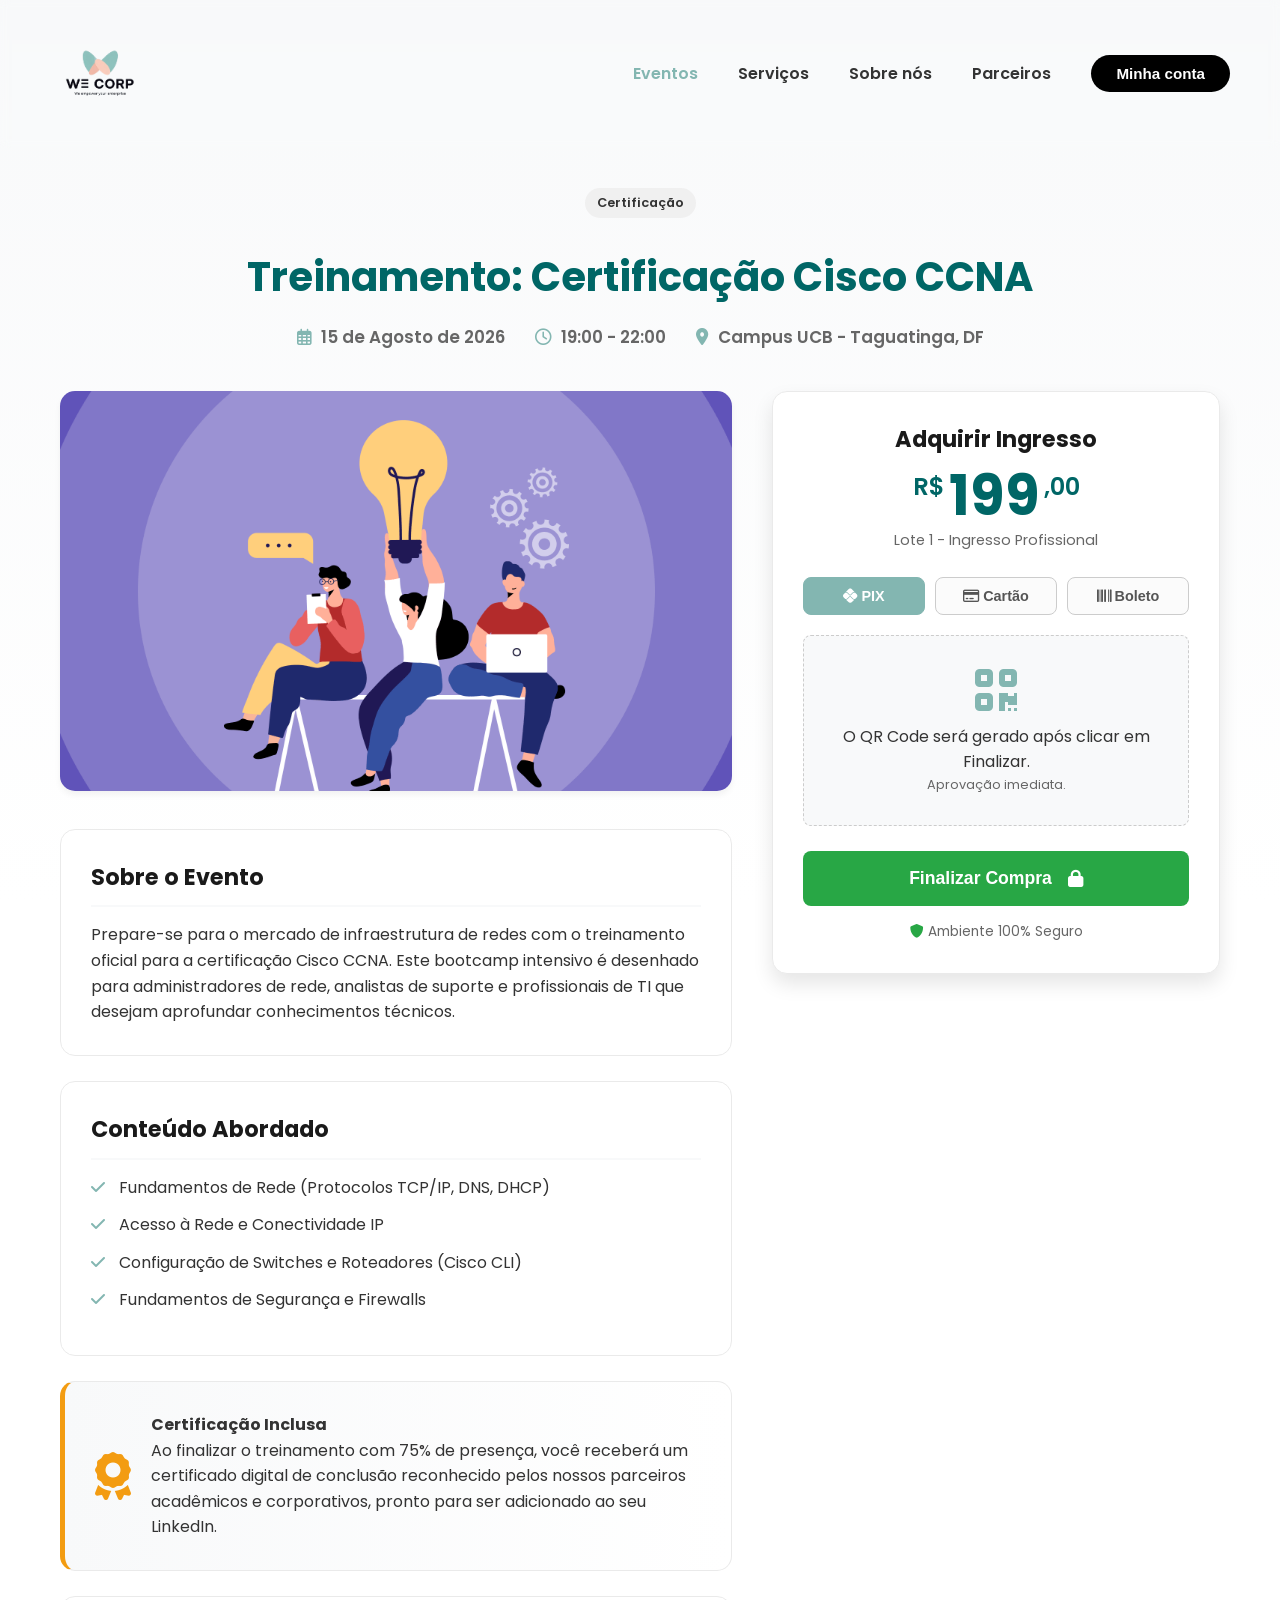
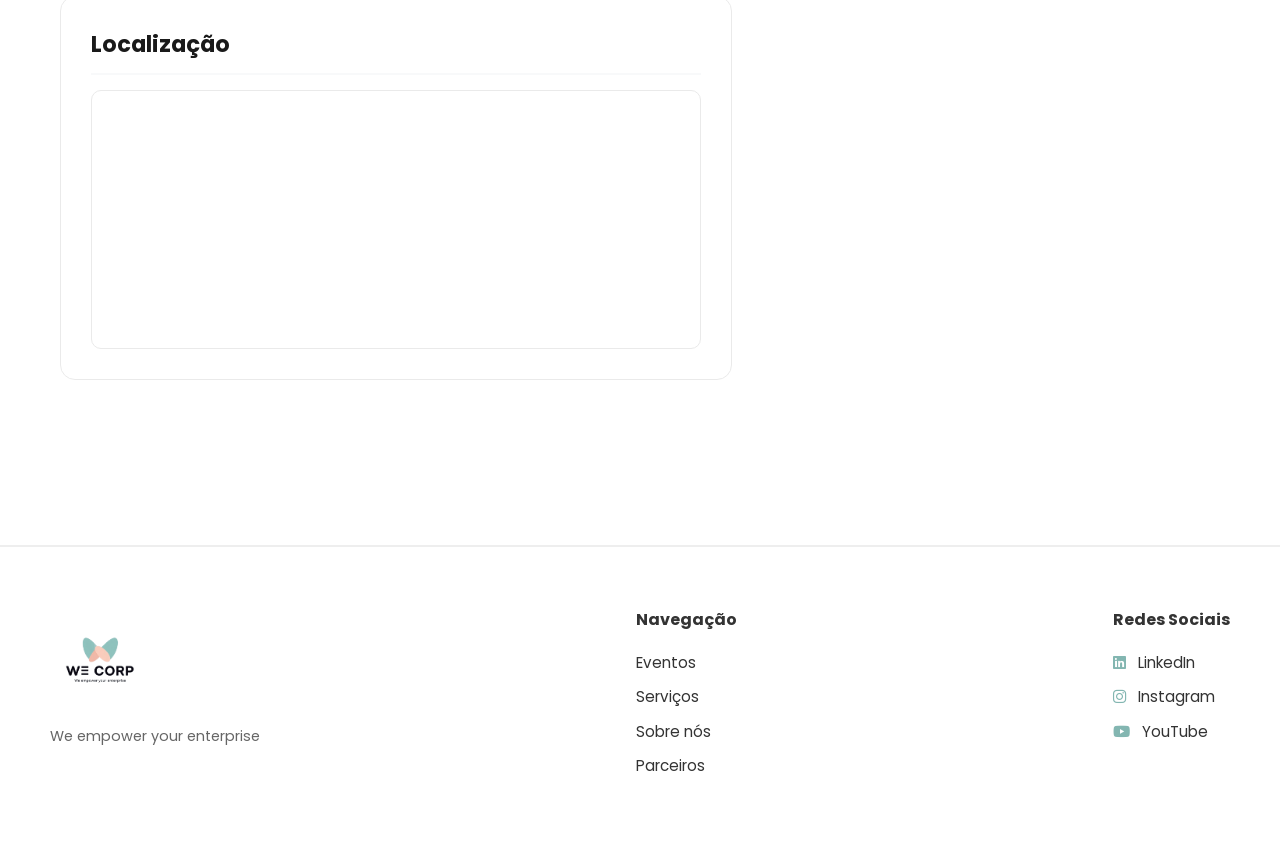
<file: evento-detalhes.html>
<!DOCTYPE html>
<html lang="pt-BR">
<head>
    <meta charset="UTF-8">
    <meta name="viewport" content="width=device-width, initial-scale=1.0">
    <title>Detalhes do Evento - WE Corp</title>
    
    <link href="https://fonts.googleapis.com/css2?family=Poppins:wght@300;400;600;700&display=swap" rel="stylesheet">
    <link rel="stylesheet" href="style.css">
    <link rel="stylesheet" href="https://cdnjs.cloudflare.com/ajax/libs/font-awesome/6.0.0/css/all.min.css">
</head>
<body>

    <div class="site-background-gradient"></div>

    <header class="navbar-direct">
        <div class="navbar-content">
            <div class="logo">
                <a href="index.html"><img src="logo.png" alt="WE CORP Logo" class="logo-img"></a>
            </div>
            <nav>
                <a href="index.html#eventos" style="color: var(--theme-teal-main);">Eventos</a>
                <a href="servicos.html">Serviços</a>
                <a href="index.html#sobre">Sobre nós</a>
                <a href="index.html#parceiros">Parceiros</a>
                <button id="btnOpenLogin" class="btn-login">Minha conta</button>
            </nav>
        </div>
    </header>

    <main>
        <section class="event-page-container">
            <div class="event-hero-header">
                <span class="tag">Certificação</span>
                <h1>Treinamento: Certificação Cisco CCNA</h1>
                <div class="event-quick-info">
                    <span><i class="far fa-calendar-alt"></i> 15 de Agosto de 2026</span>
                    <span><i class="far fa-clock"></i> 19:00 - 22:00</span>
                    <span><i class="fas fa-map-marker-alt"></i> Campus UCB - Taguatinga, DF</span>
                </div>
            </div>

            <div class="event-grid-layout">
                
                <div class="event-info-col">
                    <img src="eventos.png" alt="Cisco Training" class="event-main-img">
                    
                    <div class="info-section">
                        <h3>Sobre o Evento</h3>
                        <p>Prepare-se para o mercado de infraestrutura de redes com o treinamento oficial para a certificação Cisco CCNA. Este bootcamp intensivo é desenhado para administradores de rede, analistas de suporte e profissionais de TI que desejam aprofundar conhecimentos técnicos.</p>
                    </div>

                    <div class="info-section">
                        <h3>Conteúdo Abordado</h3>
                        <ul class="content-list">
                            <li><i class="fas fa-check"></i> Fundamentos de Rede (Protocolos TCP/IP, DNS, DHCP)</li>
                            <li><i class="fas fa-check"></i> Acesso à Rede e Conectividade IP</li>
                            <li><i class="fas fa-check"></i> Configuração de Switches e Roteadores (Cisco CLI)</li>
                            <li><i class="fas fa-check"></i> Fundamentos de Segurança e Firewalls</li>
                        </ul>
                    </div>

                    <div class="info-section certification-box">
                        <i class="fas fa-award cert-icon"></i>
                        <div>
                            <h4>Certificação Inclusa</h4>
                            <p>Ao finalizar o treinamento com 75% de presença, você receberá um certificado digital de conclusão reconhecido pelos nossos parceiros acadêmicos e corporativos, pronto para ser adicionado ao seu LinkedIn.</p>
                        </div>
                    </div>

                    <div class="info-section">
                        <h3>Localização</h3>
                        <div class="map-container">
                            <iframe src="https://www.google.com/maps/embed?pb=!1m18!1m12!1m3!1d3837.604928682025!2d-48.03617982390886!3d-15.87738278477439!2m3!1f0!2f0!3f0!3m2!1i1024!2i768!4f13.1!3m3!1m2!1s0x935a329d71c1b3f9%3A0x67aeb652d87ec9e0!2sUniversidade%20Cat%C3%B3lica%20de%20Bras%C3%ADlia!5e0!3m2!1spt-BR!2sbr!4v1715000000000!5m2!1spt-BR!2sbr" width="100%" height="250" style="border:0;" allowfullscreen="" loading="lazy" referrerpolicy="no-referrer-when-downgrade"></iframe>
                        </div>
                    </div>
                </div>

                <div class="event-checkout-col">
                    <div class="checkout-card">
                        <h3>Adquirir Ingresso</h3>
                        <div class="price-display">
                            <span class="currency">R$</span>
                            <span class="amount">199</span>
                            <span class="cents">,00</span>
                        </div>
                        <p class="checkout-subtitle">Lote 1 - Ingresso Profissional</p>

                        <div class="payment-tabs">
                            <button class="payment-tab active" onclick="openPayment('pix')"><i class="fab fa-pix"></i> PIX</button>
                            <button class="payment-tab" onclick="openPayment('cartao')"><i class="far fa-credit-card"></i> Cartão</button>
                            <button class="payment-tab" onclick="openPayment('boleto')"><i class="fas fa-barcode"></i> Boleto</button>
                        </div>

                        <div id="pay-pix" class="payment-content" style="display: block;">
                            <div class="pix-area">
                                <i class="fas fa-qrcode" style="font-size: 3rem; color: var(--theme-teal-main); margin-bottom: 10px;"></i>
                                <p>O QR Code será gerado após clicar em Finalizar.</p>
                                <p style="font-size: 0.8rem; color: #666;">Aprovação imediata.</p>
                            </div>
                        </div>

                        <div id="pay-cartao" class="payment-content" style="display: none;">
                            <div class="checkout-form">
                                <div class="input-group-search" style="margin-bottom: 15px;">
                                    <label>Número do Cartão</label>
                                    <input type="text" placeholder="0000 0000 0000 0000" class="search-input">
                                </div>
                                <div class="input-group-search" style="margin-bottom: 15px;">
                                    <label>Nome no Cartão</label>
                                    <input type="text" placeholder="Nome impresso" class="search-input">
                                </div>
                                <div style="display: flex; gap: 15px; margin-bottom: 15px;">
                                    <div class="input-group-search" style="flex: 1;">
                                        <label>Validade</label>
                                        <input type="text" placeholder="MM/AA" class="search-input">
                                    </div>
                                    <div class="input-group-search" style="flex: 1;">
                                        <label>CVV</label>
                                        <input type="text" placeholder="123" class="search-input">
                                    </div>
                                </div>
                                <div class="input-group-search">
                                    <label>Parcelamento</label>
                                    <select class="filter-select">
                                        <option>1x de R$ 199,00 sem juros</option>
                                        <option>2x de R$ 99,50 sem juros</option>
                                        <option>3x de R$ 66,33 sem juros</option>
                                    </select>
                                </div>
                            </div>
                        </div>

                        <div id="pay-boleto" class="payment-content" style="display: none;">
                            <div class="boleto-area">
                                <i class="fas fa-file-invoice-dollar" style="font-size: 3rem; color: var(--theme-teal-main); margin-bottom: 10px;"></i>
                                <p>O boleto será enviado para o seu e-mail.</p>
                                <p style="font-size: 0.8rem; color: #666;">Pode levar até 3 dias úteis para compensar.</p>
                            </div>
                        </div>

                        <button class="btn-search btn-checkout-final">Finalizar Compra <i class="fas fa-lock" style="margin-left: 8px;"></i></button>
                        <p class="secure-text"><i class="fas fa-shield-alt"></i> Ambiente 100% Seguro</p>
                    </div>
                </div>
            </div>
        </section>
    </main>

    <footer>
        <div class="footer-content">
            <div class="footer-brand">
                <img src="logo.png" alt="WE CORP Logo" class="footer-logo">
                <p>We empower your enterprise</p>
            </div>
            <div class="footer-links">
                <h4>Navegação</h4>
                <a href="index.html#eventos">Eventos</a>
                <a href="servicos.html">Serviços</a>
                <a href="index.html#sobre">Sobre nós</a>
                <a href="index.html#parceiros">Parceiros</a>
            </div>
            <div class="footer-social">
                <h4>Redes Sociais</h4>
                <div class="social-icons">
                    <a href="#"><i class="fab fa-linkedin"></i> LinkedIn</a>
                    <a href="#"><i class="fab fa-instagram"></i> Instagram</a>
                    <a href="#"><i class="fab fa-youtube"></i> YouTube</a>
                </div>
            </div>
        </div>
    </footer>

    <div id="loginModal" class="modal-overlay">
        <div class="login-container">
            <button class="close-modal"><i class="fas fa-times"></i></button>
            <div class="login-art">
                <img src="login.png" alt="Arte WE Corp" class="login-bg-image">
            </div>
            <div class="login-form-box">
                <h2>Login</h2>
                <form id="formLogin">
                    <div class="input-group">
                        <label>E-mail</label>
                        <input type="email" id="emailLogin" placeholder="Digite seu e-mail" required>
                    </div>
                    <div class="input-group">
                        <label>Senha</label>
                        <input type="password" id="senhaLogin" placeholder="Digite sua senha" required>
                    </div>
                    <a href="#" class="forgot-pass">Esqueci minha senha</a>
                    <button type="submit" class="btn-submit">Acessar</button>
                </form>
                <div class="register-link">
                    <p>Ainda não possui uma conta?</p>
                    <button id="btnSwitchToRegister" class="btn-register">Criar conta</button>
                </div>
                <div class="social-login">
                    <a href="#"><i class="fab fa-facebook social-icon-fb"></i></a>
                    <a href="#"><i class="fab fa-google social-icon-g"></i></a>
                </div>
            </div>
        </div>
    </div>

    <div id="registerModal" class="modal-overlay">
        <div class="login-container">
            <button class="close-modal"><i class="fas fa-times"></i></button>
            <div class="login-art">
                <img src="login.png" alt="Arte WE Corp" class="login-bg-image">
            </div>
            <div class="login-form-box">
                <h2>Criar Conta</h2>
                <form>
                    <div class="input-group">
                        <label>Nome Completo</label>
                        <input type="text" placeholder="Digite seu nome">
                    </div>
                    <div class="input-group">
                        <label>E-mail</label>
                        <input type="email" placeholder="Digite seu e-mail">
                    </div>
                    <div class="input-group">
                        <label>Senha</label>
                        <input type="password" placeholder="Crie uma senha">
                    </div>
                    <button type="submit" class="btn-submit" style="margin-top: 15px;">Cadastrar</button>
                </form>
                <div class="register-link">
                    <p>Já possui uma conta?</p>
                    <button id="btnSwitchToLogin" class="btn-register">Fazer Login</button>
                </div>
            </div>
        </div>
    </div>

    <script src="main.js"></script>
    <script src="auth.js"></script>
</body>
</html>
</file>
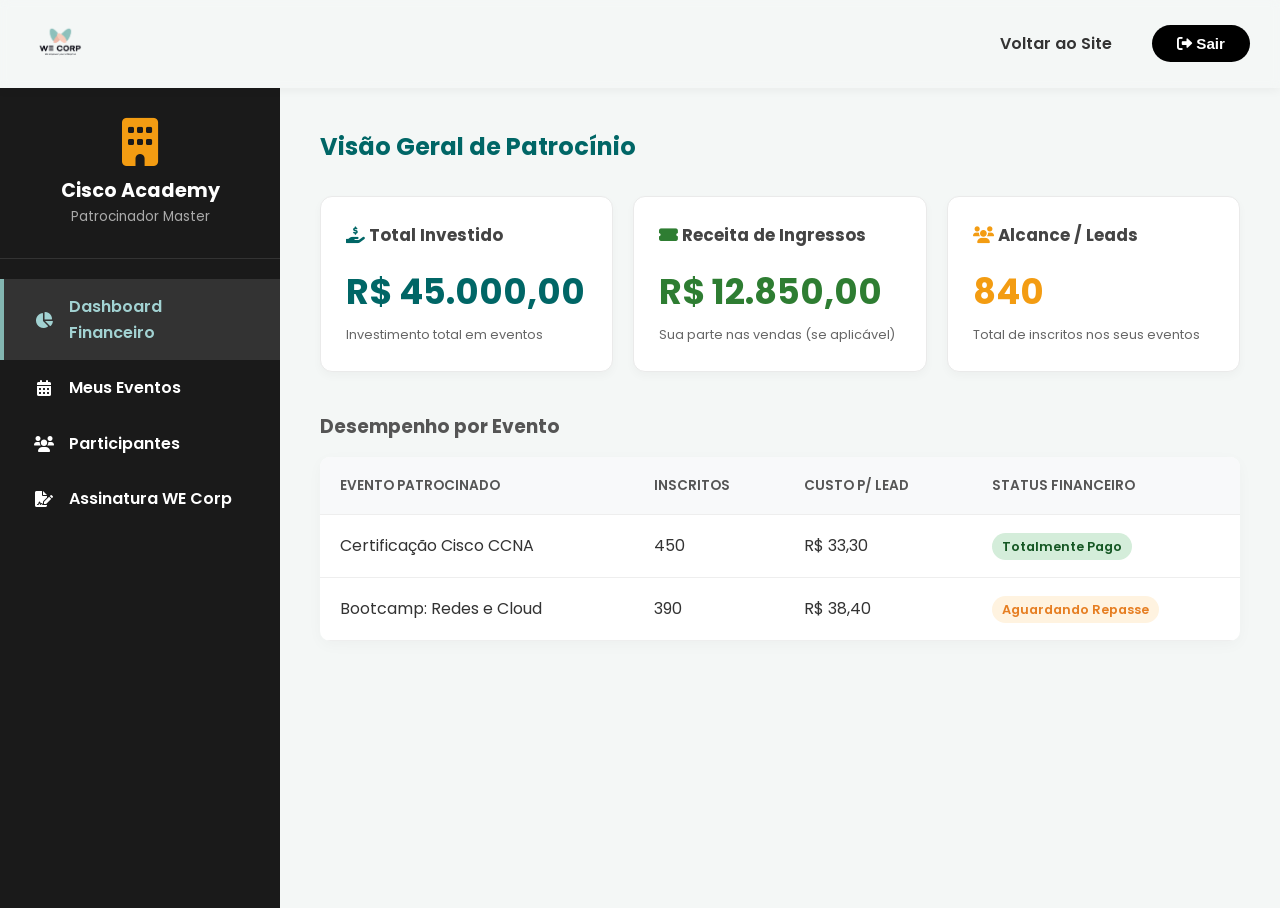
<file: parceiro-dashboard.html>
<!DOCTYPE html>
<html lang="pt-BR">
<head>
    <meta charset="UTF-8">
    <meta name="viewport" content="width=device-width, initial-scale=1.0">
    <title>Painel do Parceiro - WE Corp</title>
    <link href="https://fonts.googleapis.com/css2?family=Poppins:wght@300;400;600;700&display=swap" rel="stylesheet">
    <link rel="stylesheet" href="style.css">
    <link rel="stylesheet" href="https://cdnjs.cloudflare.com/ajax/libs/font-awesome/6.0.0/css/all.min.css">
</head>
<body class="admin-body">

    <header class="navbar-direct admin-header">
        <div class="navbar-content" style="max-width: 100%; padding: 10px 30px;">
            <div class="logo">
                <a href="index.html"><img src="logo.png" alt="WE CORP Logo" style="height: 60px;"></a>
            </div>
            <nav>
                <a href="index.html">Voltar ao Site</a>
                <button id="btnOpenLogin" class="btn-login"><i class="fas fa-sign-out-alt"></i> Sair</button>
            </nav>
        </div>
    </header>

    <div class="dashboard-container">
        <aside class="admin-sidebar">
            <div class="admin-profile">
                <i class="fas fa-building" style="color: #f39c12;"></i>
                <h3>Cisco Academy</h3>
                <p>Patrocinador Master</p>
            </div>
            <ul class="admin-menu">
                <li class="active" onclick="showTab('financeiro')"><i class="fas fa-chart-pie"></i> Dashboard Financeiro</li>
                <li onclick="showTab('meus-eventos')"><i class="fas fa-calendar-alt"></i> Meus Eventos</li>
                <li onclick="showTab('participantes')"><i class="fas fa-users"></i> Participantes</li>
                <li onclick="showTab('assinatura')"><i class="fas fa-file-signature"></i> Assinatura WE Corp</li>
            </ul>
        </aside>

        <main class="admin-main-content">
            
            <section id="tab-financeiro" class="admin-tab-content active">
                <div class="tab-header">
                    <h2>Visão Geral de Patrocínio</h2>
                </div>
                
                <div class="finance-cards-grid">
                    <div class="finance-card">
                        <h3><i class="fas fa-hand-holding-usd text-blue"></i> Total Investido</h3>
                        <span class="amount text-blue">R$ 45.000,00</span>
                        <p style="font-size: 0.8rem; color: #666; margin-top: 5px;">Investimento total em eventos</p>
                    </div>
                    <div class="finance-card">
                        <h3><i class="fas fa-ticket-alt text-green"></i> Receita de Ingressos</h3>
                        <span class="amount text-green">R$ 12.850,00</span>
                        <p style="font-size: 0.8rem; color: #666; margin-top: 5px;">Sua parte nas vendas (se aplicável)</p>
                    </div>
                    <div class="finance-card">
                        <h3><i class="fas fa-users text-orange" style="color: #f39c12;"></i> Alcance / Leads</h3>
                        <span class="amount" style="color: #f39c12;">840</span>
                        <p style="font-size: 0.8rem; color: #666; margin-top: 5px;">Total de inscritos nos seus eventos</p>
                    </div>
                </div>

                <h3 style="margin-bottom: 15px; color: #555;">Desempenho por Evento</h3>
                <table class="admin-table">
                    <thead>
                        <tr>
                            <th>Evento Patrocinado</th>
                            <th>Inscritos</th>
                            <th>Custo p/ Lead</th>
                            <th>Status Financeiro</th>
                        </tr>
                    </thead>
                    <tbody>
                        <tr>
                            <td>Certificação Cisco CCNA</td>
                            <td>450</td>
                            <td>R$ 33,30</td>
                            <td><span class="status-tag active">Totalmente Pago</span></td>
                        </tr>
                        <tr>
                            <td>Bootcamp: Redes e Cloud</td>
                            <td>390</td>
                            <td>R$ 38,40</td>
                            <td><span class="status-tag pending">Aguardando Repasse</span></td>
                        </tr>
                    </tbody>
                </table>
            </section>

            <section id="tab-meus-eventos" class="admin-tab-content">
                <div class="tab-header">
                    <h2>Gerenciar Meus Eventos</h2>
                    <button class="btn-search" onclick="openProfileModal('modalNovoEvento')"><i class="fas fa-plus"></i> Criar Novo Evento</button>
                </div>

                <div class="search-wrapper" style="padding: 20px; margin-bottom: 25px; background: #fff; border-radius: 10px; border: 1px solid #eaeaea;">
                    <div class="search-container" style="grid-template-columns: 1fr auto; gap: 20px; align-items: end;">
                        <div class="input-group-search">
                            <label>Pesquisar Eventos</label>
                            <input type="text" class="search-input" placeholder="Pesquisar meus eventos...">
                        </div>
                        <button class="btn-search" style="height: 45px;"><i class="fas fa-search"></i> Buscar</button>
                    </div>
                </div>
                
                <table class="admin-table">
                    <thead>
                        <tr>
                            <th>Evento</th>
                            <th>Data</th>
                            <th>Status de Aprovação</th>
                            <th>Ações</th>
                        </tr>
                    </thead>
                    <tbody>
                        <tr>
                            <td><strong>Treinamento: Certificação Cisco CCNA</strong></td>
                            <td>15 Ago 2026</td>
                            <td><span class="status-tag active">🟢 Publicado</span></td>
                            <td class="action-buttons">
                                <button class="btn-icon btn-view" title="Ver como o público enxerga"><i class="fas fa-eye"></i> Visualizar</button>
                                <button class="btn-icon btn-edit" title="Editar informações"><i class="fas fa-edit"></i> Editar</button>
                            </td>
                        </tr>
                        <tr>
                            <td><strong>Bootcamp: Redes e Cloud</strong></td>
                            <td>20 Set 2026</td>
                            <td><span class="status-tag pending">🟡 Pendente de Aprovação</span></td>
                            <td class="action-buttons">
                                <button class="btn-icon btn-view" title="Ver como o público enxerga"><i class="fas fa-eye"></i> Visualizar</button>
                                <button class="btn-icon btn-edit" title="Editar informações"><i class="fas fa-edit"></i> Editar</button>
                            </td>
                        </tr>
                    </tbody>
                </table>
            </section>

            <section id="tab-participantes" class="admin-tab-content">
                <div class="tab-header">
                    <h2>Lista de Participantes</h2>
                    <button class="btn-search" onclick="openProfileModal('modalNovoParticipante')"><i class="fas fa-user-plus"></i> Adicionar Participante</button>
                </div>

                <div class="search-wrapper" style="padding: 20px; margin-bottom: 25px; background: #fff; border-radius: 10px; border: 1px solid #eaeaea;">
                    <div class="search-container" style="grid-template-columns: 1fr auto; gap: 20px; align-items: end;">
                        <div class="input-group-search">
                            <label>Pesquisar Participante</label>
                            <input type="text" class="search-input" placeholder="Pesquisar por nome ou email...">
                        </div>
                        <button class="btn-search" style="height: 45px;"><i class="fas fa-search"></i> Buscar</button>
                    </div>
                </div>

                <table class="admin-table">
                    <thead>
                        <tr>
                            <th>Nome do Aluno</th>
                            <th>Evento Inscrito</th>
                            <th>Status do Pagamento</th>
                            <th>Ações e Suporte</th>
                        </tr>
                    </thead>
                    <tbody>
                        <tr>
                            <td>Ana Beatriz</td>
                            <td>Certificação Cisco CCNA</td>
                            <td><span class="pay-tag tag-pending">🟡 Pendente</span></td>
                            <td class="action-buttons">
                                <button class="btn-icon btn-approve" title="Emitir certificado de participação" onclick="alert('Certificado gerado com sucesso e enviado ao e-mail do participante!')"><i class="fas fa-certificate"></i> Emitir Certificado</button>
                                <button class="btn-icon btn-view" onclick="openProfileModal('modalAjuda')" title="Solicitar ajuda à WE Corp"><i class="fas fa-life-ring"></i> Pedir Ajuda</button>
                            </td>
                        </tr>
                    </tbody>
                </table>
            </section>

            <section id="tab-assinatura" class="admin-tab-content">
                <div class="tab-header">
                    <h2>Contrato de Patrocínio WE Corp</h2>
                </div>

                <div class="event-grid-layout" style="gap: 20px;">
                    <div class="info-section">
                        <h3><i class="fas fa-file-contract"></i> Detalhes do Contrato</h3>
                        <p style="margin-top: 15px;"><strong>Tipo:</strong> Patrocinador Master (Anual)</p>
                        <p><strong>Vencimento da Parcela:</strong> Todo dia 15</p>
                        <p><strong>Status:</strong> <span class="pay-tag tag-pending" style="display: inline-block; margin-top: 10px;">Aguardando Pagamento da Parcela 05/12</span></p>
                        
                        <div style="margin-top: 20px; display: flex; flex-direction: column; gap: 12px;">
                            <button class="btn-search" style="background-color: var(--theme-teal-elegant); width: fit-content; font-size: 0.9rem;" onclick="openProfileModal('modalDetalhesContrato')">
                                <i class="fas fa-info-circle"></i> Mais Detalhes / Ver Contrato Completo
                            </button>
                            <a href="#" style="color: var(--theme-teal-elegant); font-weight: 600; text-decoration: none;">
                                <i class="fas fa-download"></i> Baixar Contrato Assinado (PDF)
                            </a>
                        </div>
                    </div>

                    <div class="checkout-card" style="top: 0; position: relative;">
                        <h3>Parcela Mensal</h3>
                        <div class="price-display">
                            <span class="currency">R$</span>
                            <span class="amount">1.250</span>
                            <span class="cents">,00</span>
                        </div>

                        <div class="payment-tabs" style="margin-top: 20px;">
                            <button class="payment-tab active" onclick="openPayment('pix')"><i class="fab fa-pix"></i> PIX</button>
                            <button class="payment-tab" onclick="openPayment('cartao')"><i class="far fa-credit-card"></i> Cartão</button>
                            <button class="payment-tab" onclick="openPayment('boleto')"><i class="fas fa-barcode"></i> Boleto</button>
                        </div>

                        <div id="pay-pix" class="payment-content" style="display: block;">
                            <div class="pix-area">
                                <i class="fas fa-qrcode" style="font-size: 3rem; color: var(--theme-teal-main); margin-bottom: 10px;"></i>
                                <p>Gerar QR Code PIX</p>
                            </div>
                        </div>

                        <div id="pay-cartao" class="payment-content" style="display: none;">
                            <div class="checkout-form">
                                <input type="text" placeholder="Número do Cartão" class="search-input" style="margin-bottom: 10px;">
                                <div style="display: flex; gap: 10px;">
                                    <input type="text" placeholder="MM/AA" class="search-input">
                                    <input type="text" placeholder="CVV" class="search-input">
                                </div>
                            </div>
                        </div>

                        <div id="pay-boleto" class="payment-content" style="display: none;">
                            <div class="boleto-area">
                                <i class="fas fa-barcode" style="font-size: 3rem; color: var(--theme-teal-main); margin-bottom: 10px;"></i>
                                <p>Visualizar Boleto Bancário</p>
                            </div>
                        </div>

                        <button class="btn-search btn-checkout-final btn-block" style="margin-top: 20px;" onclick="alert('Pagamento enviado para processamento!');">Pagar Parcela <i class="fas fa-lock"></i></button>
                    </div>
                </div>
            </section>
        </main>
    </div>

    <div id="modalNovoEvento" class="modal-overlay">
        <div class="admin-profile-modal">
            <button class="close-modal" onclick="closeModals()"><i class="fas fa-times"></i></button>
            <div class="modal-header-profile">
                <h2>Criar Novo Evento</h2>
                <p>O evento será enviado para a análise da administração WE Corp.</p>
            </div>
            <form style="display: flex; flex-direction: column; gap: 15px; max-height: 70vh; overflow-y: auto; padding-right: 10px;">
                
                <div class="input-group-search">
                    <label>Imagem do Evento (Banner)</label>
                    <input type="file" class="search-input" accept="image/*" style="padding: 9px;">
                </div>

                <div style="display: flex; gap: 15px;">
                    <div class="input-group-search" style="flex: 1;">
                        <label style="color: var(--theme-teal-elegant); font-weight: 600;">Publicar como (Autoria)</label>
                        <select class="filter-select" style="border: 2px solid var(--theme-teal-light); background-color: #f5f5f5;" disabled>
                            <option>Cisco Academy</option>
                        </select>
                    </div>
                    <div class="input-group-search" style="flex: 1;">
                        <label>Heads (Palestrantes/Instrutores)</label>
                        <input type="text" class="search-input" placeholder="Nomes dos responsáveis">
                    </div>
                </div>

                <div class="input-group-search">
                    <label>Título do Evento</label>
                    <input type="text" class="search-input" placeholder="Ex: Workshop de Inovação">
                </div>

                <div style="display: flex; gap: 15px;">
                    <div class="input-group-search" style="flex: 1;">
                        <label>Categoria</label>
                        <select class="filter-select">
                            <option>Startups e Inovação</option>
                            <option>Educação</option>
                            <option>Certificação</option>
                            <option>Tecnologia</option>
                        </select>
                    </div>
                    <div class="input-group-search" style="flex: 1;">
                        <label>Valor do Ingresso (R$)</label>
                        <input type="number" class="search-input" placeholder="0.00">
                    </div>
                </div>

                <div style="display: flex; gap: 15px;">
                    <div class="input-group-search" style="flex: 1;">
                        <label>Data</label>
                        <input type="date" class="search-input">
                    </div>
                    <div class="input-group-search" style="flex: 1;">
                        <label>Horário</label>
                        <input type="text" class="search-input" placeholder="Ex: 19:00 às 22:00">
                    </div>
                </div>

                <div class="input-group-search">
                    <label>Local do Evento</label>
                    <input type="text" class="search-input" placeholder="Endereço físico ou link da plataforma">
                </div>

                <div class="input-group-search">
                    <label>Sobre o Evento (Descrição Geral)</label>
                    <textarea class="search-input" rows="3" style="resize: none;" placeholder="Descreva o propósito do evento..."></textarea>
                </div>

                <div class="input-group-search">
                    <label>Conteúdo Abordado</label>
                    <textarea class="search-input" rows="3" style="resize: none;" placeholder="Tópicos que serão ensinados ou discutidos..."></textarea>
                </div>

                <div class="input-group-search">
                    <label>Certificação Inclusa?</label>
                    <select class="filter-select" id="selectCertificacaoParceiro" onchange="document.getElementById('boxDetalhesCertificacaoParceiro').style.display = this.value === 'sim' ? 'flex' : 'none';">
                        <option value="nao">Não</option>
                        <option value="sim">Sim</option>
                    </select>
                </div>
                
                <div class="input-group-search" id="boxDetalhesCertificacaoParceiro" style="display: none; margin-top: -5px;">
                    <label style="color: var(--theme-teal-elegant);"><i class="fas fa-certificate"></i> Texto da Certificação (O que o aluno recebe?)</label>
                    <textarea class="search-input" rows="3" style="resize: none;" placeholder="Ex: Ao finalizar o treinamento com 75% de presença, você receberá um certificado..."></textarea>
                </div>

                <button type="button" class="btn-search btn-block" onclick="alert('Evento enviado para aprovação!'); closeModals();"><i class="fas fa-paper-plane"></i> Enviar para Aprovação</button>
            </form>
        </div>
    </div>

    <div id="modalAjuda" class="modal-overlay">
        <div class="admin-profile-modal" style="max-width: 500px;">
            <button class="close-modal" onclick="closeModals()"><i class="fas fa-times"></i></button>
            <div class="modal-header-profile">
                <h2><i class="fas fa-life-ring" style="color: var(--theme-terracotta);"></i> Suporte ao Parceiro</h2>
                <p>Relate o problema à moderação WE Corp.</p>
            </div>
            <textarea class="search-input" rows="4" style="resize: none;" placeholder="Descreva o problema ou dúvida..."></textarea>
            <button type="button" class="btn-search btn-block" style="background-color: var(--theme-terracotta);" onclick="alert('Requisição enviada!'); closeModals();">Enviar Ticket</button>
        </div>
    </div>

    <div id="modalNovoParticipante" class="modal-overlay">
        <div class="admin-profile-modal">
            <button class="close-modal" onclick="closeModals()"><i class="fas fa-times"></i></button>
            <div class="modal-header-profile">
                <h2>Adicionar Participante (Inscrição Manual)</h2>
                <p>Cadastre um cliente diretamente no seu evento.</p>
            </div>
            <form style="display: flex; flex-direction: column; gap: 15px;">
                <div class="input-group-search">
                    <label>Evento Destino</label>
                    <select class="filter-select"><option>Certificação Cisco CCNA</option></select>
                </div>
                <div class="input-group-search">
                    <label>Nome Completo</label>
                    <input type="text" class="search-input" placeholder="Nome do aluno/cliente">
                </div>
                <div style="display: flex; gap: 15px;">
                    <div class="input-group-search" style="flex: 1;">
                        <label>CPF</label>
                        <input type="text" class="search-input" placeholder="000.000.000-00">
                    </div>
                    <div class="input-group-search" style="flex: 1;">
                        <label>E-mail</label>
                        <input type="email" class="search-input" placeholder="email@exemplo.com">
                    </div>
                </div>
                <button type="button" class="btn-search btn-block" onclick="alert('Participante cadastrado com sucesso!'); closeModals();"><i class="fas fa-check"></i> Cadastrar Participante</button>
            </form>
        </div>
    </div>

    <div id="modalDetalhesContrato" class="modal-overlay">
        <div class="admin-profile-modal" style="max-width: 600px;">
            <button class="close-modal" onclick="closeModals()"><i class="fas fa-times"></i></button>
            <div class="modal-header-profile">
                <h2><i class="fas fa-file-alt"></i> Termos do Plano Contratado</h2>
                <p>Confira o que está incluso na sua parceria com a WE Corp.</p>
            </div>
            <div class="detail-list" style="max-height: 400px; overflow-y: auto; padding-right: 10px;">
                <ul style="list-style: none; padding: 0;">
                    <li style="margin-bottom: 15px; padding-bottom: 10px; border-bottom: 1px solid #eee;">
                        <strong><i class="fas fa-check-circle" style="color: var(--theme-teal-main);"></i> Visibilidade Prioritária:</strong> 
                        Seu perfil aparece no topo das buscas e recomendações do mês.
                    </li>
                    <li style="margin-bottom: 15px; padding-bottom: 10px; border-bottom: 1px solid #eee;">
                        <strong><i class="fas fa-check-circle" style="color: var(--theme-teal-main);"></i> Taxa de Mediação Reduzida:</strong> 
                        Comissão fixa de apenas 10% sobre serviços/ingressos vendidos.
                    </li>
                    <li style="margin-bottom: 15px; padding-bottom: 10px; border-bottom: 1px solid #eee;">
                        <strong><i class="fas fa-check-circle" style="color: var(--theme-teal-main);"></i> Suporte VIP:</strong> 
                        Tickets de suporte respondidos em até 4 horas úteis.
                    </li>
                </ul>
            </div>
            <div style="text-align: right; margin-top: 20px;">
                <button class="btn-search" onclick="closeModals()">Fechar</button>
            </div>
        </div>
    </div>

    <script src="main.js"></script>
    <script src="dashboard.js"></script>
    <script src="auth.js"></script>
</body>
</html>
</file>
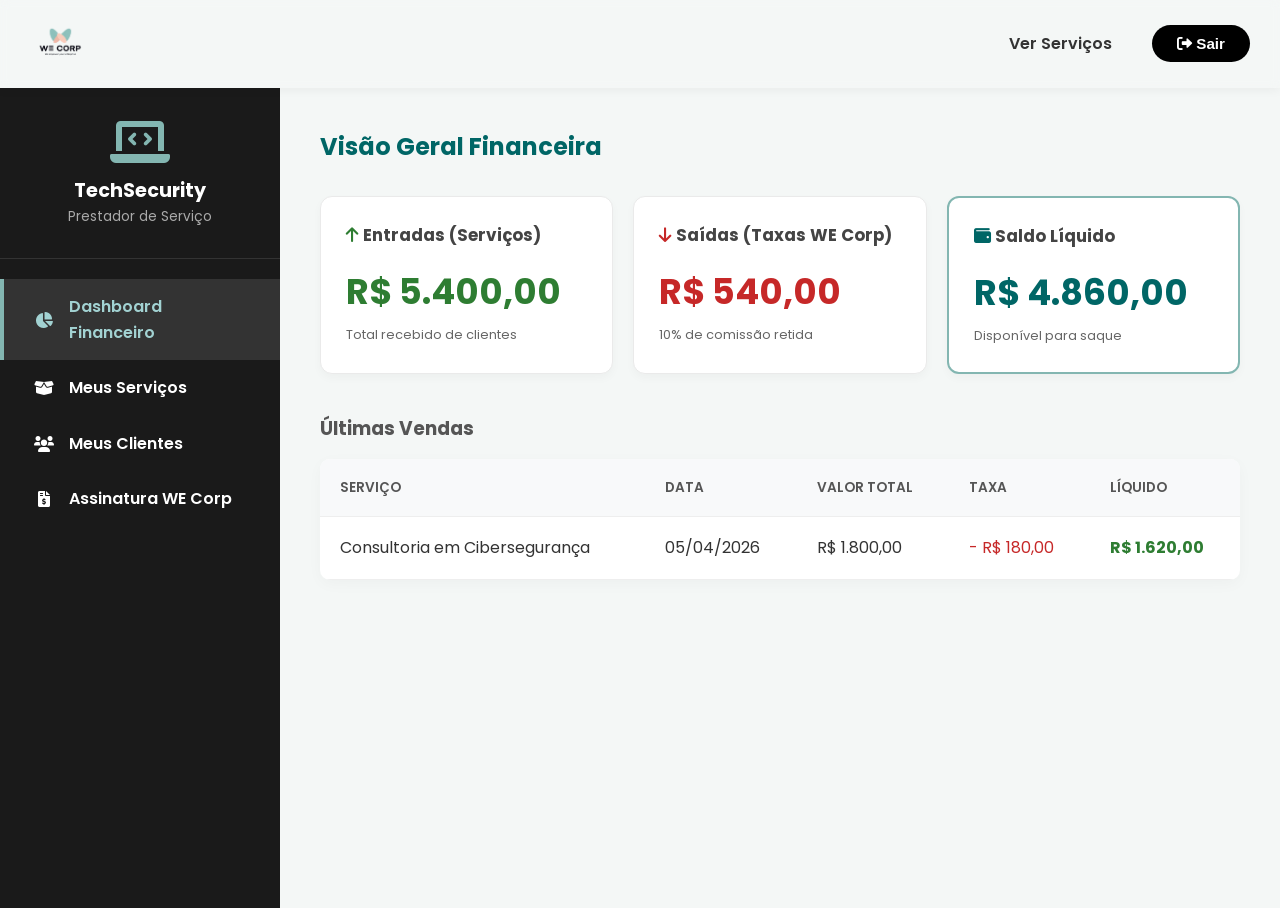
<file: prestador-dashboard.html>
<!DOCTYPE html>
<html lang="pt-BR">
<head>
    <meta charset="UTF-8">
    <meta name="viewport" content="width=device-width, initial-scale=1.0">
    <title>Painel do Prestador - WE Corp</title>
    <link href="https://fonts.googleapis.com/css2?family=Poppins:wght@300;400;600;700&display=swap" rel="stylesheet">
    <link rel="stylesheet" href="style.css">
    <link rel="stylesheet" href="https://cdnjs.cloudflare.com/ajax/libs/font-awesome/6.0.0/css/all.min.css">
</head>
<body class="admin-body">

    <header class="navbar-direct admin-header">
        <div class="navbar-content" style="max-width: 100%; padding: 10px 30px;">
            <div class="logo">
                <a href="index.html"><img src="logo.png" alt="WE CORP Logo" style="height: 60px;"></a>
            </div>
            <nav>
                <a href="servicos.html">Ver Serviços</a>
                <button id="btnOpenLogin" class="btn-login"><i class="fas fa-sign-out-alt"></i> Sair</button>
            </nav>
        </div>
    </header>

    <div class="dashboard-container">
        <aside class="admin-sidebar">
            <div class="admin-profile">
                <i class="fas fa-laptop-code" style="color: var(--theme-teal-main);"></i>
                <h3>TechSecurity</h3>
                <p>Prestador de Serviço</p>
            </div>
            <ul class="admin-menu">
                <li class="active" onclick="showTab('financeiro')"><i class="fas fa-chart-pie"></i> Dashboard Financeiro</li>
                <li onclick="showTab('servicos')"><i class="fas fa-box-open"></i> Meus Serviços</li>
                <li onclick="showTab('clientes')"><i class="fas fa-users"></i> Meus Clientes</li>
                <li onclick="showTab('assinatura')"><i class="fas fa-file-invoice-dollar"></i> Assinatura WE Corp</li>
            </ul>
        </aside>

        <main class="admin-main-content">
            
            <section id="tab-financeiro" class="admin-tab-content active">
                <div class="tab-header">
                    <h2>Visão Geral Financeira</h2>
                </div>
                
                <div class="finance-cards-grid">
                    <div class="finance-card">
                        <h3><i class="fas fa-arrow-up text-green"></i> Entradas (Serviços)</h3>
                        <span class="amount text-green">R$ 5.400,00</span>
                        <p style="font-size: 0.8rem; color: #666; margin-top: 5px;">Total recebido de clientes</p>
                    </div>
                    <div class="finance-card">
                        <h3><i class="fas fa-arrow-down text-red"></i> Saídas (Taxas WE Corp)</h3>
                        <span class="amount text-red">R$ 540,00</span>
                        <p style="font-size: 0.8rem; color: #666; margin-top: 5px;">10% de comissão retida</p>
                    </div>
                    <div class="finance-card" style="border: 2px solid var(--theme-teal-main);">
                        <h3><i class="fas fa-wallet text-blue"></i> Saldo Líquido</h3>
                        <span class="amount text-blue">R$ 4.860,00</span>
                        <p style="font-size: 0.8rem; color: #666; margin-top: 5px;">Disponível para saque</p>
                    </div>
                </div>

                <h3 style="margin: 30px 0 15px 0; color: #555;">Últimas Vendas</h3>
                <table class="admin-table">
                    <thead>
                        <tr>
                            <th>Serviço</th>
                            <th>Data</th>
                            <th>Valor Total</th>
                            <th>Taxa</th>
                            <th>Líquido</th>
                        </tr>
                    </thead>
                    <tbody>
                        <tr>
                            <td>Consultoria em Cibersegurança</td>
                            <td>05/04/2026</td>
                            <td>R$ 1.800,00</td>
                            <td class="text-red">- R$ 180,00</td>
                            <td class="text-green"><strong>R$ 1.620,00</strong></td>
                        </tr>
                    </tbody>
                </table>
            </section>

            <section id="tab-servicos" class="admin-tab-content">
                <div class="tab-header">
                    <h2>Meus Serviços (Postagens)</h2>
                    <button class="btn-search" onclick="openProfileModal('modalNovoServico')"><i class="fas fa-plus"></i> Nova Postagem</button>
                </div>

                <div class="search-wrapper" style="padding: 20px; margin-bottom: 25px; background: #fff; border-radius: 10px; border: 1px solid #eaeaea;">
                    <div class="search-container" style="grid-template-columns: 1fr auto; gap: 20px; align-items: end;">
                        <div class="input-group-search">
                            <label>Pesquisar Serviço</label>
                            <input type="text" class="search-input" placeholder="Pesquisar meus serviços...">
                        </div>
                        <button class="btn-search" style="height: 45px;"><i class="fas fa-search"></i> Buscar</button>
                    </div>
                </div>

                <table class="admin-table">
                    <thead>
                        <tr>
                            <th>Serviço (Postagem)</th>
                            <th>Categoria</th>
                            <th>Avaliação</th>
                            <th>Status</th>
                            <th>Ações</th>
                        </tr>
                    </thead>
                    <tbody>
                        <tr>
                            <td><strong>Consultoria em Cibersegurança e Redes</strong></td>
                            <td>Tecnologia</td>
                            <td><i class="fas fa-star" style="color:#f39c12"></i> 5.0</td>
                            <td><span class="status-tag active">Ativo</span></td>
                            <td class="action-buttons">
                                <button class="btn-icon btn-view" title="Ver Detalhes da Postagem"><i class="fas fa-eye"></i> Detalhes</button>
                                <button class="btn-icon btn-edit" title="Editar informações"><i class="fas fa-edit"></i> Editar</button>
                            </td>
                        </tr>
                        <tr>
                            <td><strong>Auditoria de Servidores Cloud</strong></td>
                            <td>Tecnologia</td>
                            <td>-</td>
                            <td><span class="status-tag pending">Pendente (Em Análise)</span></td>
                            <td class="action-buttons">
                                <button class="btn-icon btn-view" title="Ver Detalhes da Postagem"><i class="fas fa-eye"></i> Detalhes</button>
                                <button class="btn-icon btn-edit" title="Editar informações"><i class="fas fa-edit"></i> Editar</button>
                            </td>
                        </tr>
                    </tbody>
                </table>
            </section>

            <section id="tab-clientes" class="admin-tab-content">
                <div class="tab-header">
                    <h2>Meus Clientes</h2>
                </div>

                <div class="search-wrapper" style="padding: 20px; margin-bottom: 25px; background: #fff; border-radius: 10px; border: 1px solid #eaeaea;">
                    <div class="search-container" style="grid-template-columns: 1fr auto; gap: 20px; align-items: end;">
                        <div class="input-group-search">
                            <label>Pesquisar Cliente</label>
                            <input type="text" class="search-input" placeholder="Pesquisar por nome do cliente...">
                        </div>
                        <button class="btn-search" style="height: 45px;"><i class="fas fa-search"></i> Buscar</button>
                    </div>
                </div>

                <table class="admin-table">
                    <thead>
                        <tr>
                            <th>Nome do Cliente</th>
                            <th>Serviço Adquirido</th>
                            <th>Data da Compra</th>
                            <th>Status do Pagamento</th>
                            <th>Ações</th>
                        </tr>
                    </thead>
                    <tbody>
                        <tr>
                            <td>Ana Beatriz</td>
                            <td>Consultoria em Cibersegurança</td>
                            <td>01/05/2026</td>
                            <td><span class="pay-tag tag-pending">🟡 Aguardando</span></td>
                            <td class="action-buttons">
                                <button class="btn-icon btn-view" title="Enviar E-mail"><i class="fas fa-envelope"></i> Contactar</button>
                                <button class="btn-icon btn-view" onclick="openProfileModal('modalAjuda')" title="Pedir Ajuda sobre este cliente"><i class="fas fa-life-ring"></i> Suporte</button>
                            </td>
                        </tr>
                        <tr>
                            <td>Empresa Alpha S.A.</td>
                            <td>Consultoria em Cibersegurança</td>
                            <td>05/04/2026</td>
                            <td><span class="pay-tag tag-approved">🟢 Aprovado</span></td>
                            <td class="action-buttons">
                                <button class="btn-icon btn-view" title="Enviar E-mail"><i class="fas fa-envelope"></i> Contactar</button>
                                <button class="btn-icon btn-view" onclick="openProfileModal('modalAjuda')" title="Pedir Ajuda sobre este cliente"><i class="fas fa-life-ring"></i> Suporte</button>
                            </td>
                        </tr>
                    </tbody>
                </table>
            </section>

            <section id="tab-assinatura" class="admin-tab-content">
                <div class="tab-header">
                    <h2>Assinatura e Contrato WE Corp</h2>
                </div>

                <div class="event-grid-layout" style="gap: 20px;">
                    <div class="info-section">
                        <h3><i class="fas fa-file-signature"></i> Seu Plano Atual</h3>
                        <p style="margin-top: 15px;"><strong>Plano:</strong> Prestador Profissional (Visibilidade Ouro)</p>
                        <p><strong>Vencimento:</strong> Dia 10 de cada mês</p>
                        <p><strong>Status:</strong> <span class="pay-tag tag-pending" style="display: inline-block; margin-top: 10px;">Fatura em Aberto</span></p>
                        <br>
                        <button class="btn-search" style="background-color: var(--theme-teal-elegant); padding: 8px 15px; font-size: 0.9rem; margin-top: 10px; margin-bottom: 15px;" onclick="openProfileModal('modalDetalhesContrato')">
                            <i class="fas fa-info-circle"></i> Mais Detalhes / Ver Contrato Completo
                        </button>
                        <p style="font-size: 0.9rem; color: #666;">O não pagamento da mensalidade pode resultar na suspensão temporária dos seus serviços na vitrine da WE Corp.</p>
                    </div>

                    <div class="checkout-card" style="top: 0;">
                        <h3>Fatura - Maio/2026</h3>
                        <div class="price-display">
                            <span class="currency">R$</span>
                            <span class="amount">149</span>
                            <span class="cents">,90</span>
                        </div>

                        <div class="payment-tabs" style="margin-top: 20px;">
                            <button class="payment-tab active" onclick="openPayment('pix')"><i class="fab fa-pix"></i> PIX</button>
                            <button class="payment-tab" onclick="openPayment('cartao')"><i class="far fa-credit-card"></i> Cartão</button>
                            <button class="payment-tab" onclick="openPayment('boleto')"><i class="fas fa-barcode"></i> Boleto</button>
                        </div>

                        <div id="pay-pix" class="payment-content" style="display: block;">
                            <div class="pix-area">
                                <i class="fas fa-qrcode" style="font-size: 3rem; color: var(--theme-teal-main); margin-bottom: 10px;"></i>
                                <p>Gerar QR Code Copia e Cola.</p>
                            </div>
                        </div>

                        <div id="pay-cartao" class="payment-content" style="display: none;">
                            <div class="checkout-form">
                                <div class="input-group-search" style="margin-bottom: 15px;">
                                    <input type="text" placeholder="Número do Cartão" class="search-input">
                                </div>
                                <div style="display: flex; gap: 15px;">
                                    <input type="text" placeholder="MM/AA" class="search-input" style="flex: 1;">
                                    <input type="text" placeholder="CVV" class="search-input" style="flex: 1;">
                                </div>
                            </div>
                        </div>

                        <div id="pay-boleto" class="payment-content" style="display: none;">
                            <div class="boleto-area">
                                <i class="fas fa-file-invoice-dollar" style="font-size: 3rem; color: var(--theme-teal-main); margin-bottom: 10px;"></i>
                                <p>Gerar linha digitável.</p>
                            </div>
                        </div>

                        <button class="btn-search btn-checkout-final btn-block" onclick="alert('Pagamento processado com sucesso! Obrigado.');">Pagar Mensalidade <i class="fas fa-lock" style="margin-left: 8px;"></i></button>
                    </div>
                </div>
            </section>

        </main>
    </div>

    <div id="modalNovoServico" class="modal-overlay">
        <div class="admin-profile-modal">
            <button class="close-modal" onclick="closeModals()"><i class="fas fa-times"></i></button>
            <div class="modal-header-profile">
                <h2>Criar Nova Postagem de Serviço</h2>
                <p>Preencha os detalhes. A postagem será analisada pela equipe WE Corp.</p>
            </div>
            <form style="display: flex; flex-direction: column; gap: 15px;">
                <div class="input-group-search">
                    <label style="color: var(--theme-teal-elegant); font-weight: 600;">Publicar como (Autoria)</label>
                    <select class="filter-select" style="border: 2px solid var(--theme-teal-light); background-color: #f5f5f5;" disabled>
                        <option>TechSecurity Admin</option>
                    </select>
                </div>
                <div class="input-group-search">
                    <label>Título do Serviço</label>
                    <input type="text" class="search-input" placeholder="Ex: Gestão de Identidade">
                </div>
                <div style="display: flex; gap: 15px;">
                    <div class="input-group-search" style="flex: 1;">
                        <label>Categoria</label>
                        <select class="filter-select">
                            <option>Tecnologia</option>
                            <option>Engenharia</option>
                            <option>Educação</option>
                        </select>
                    </div>
                    <div class="input-group-search" style="flex: 1;">
                        <label>Valor Médio (R$)</label>
                        <input type="number" class="search-input" placeholder="0.00">
                    </div>
                </div>
                <div class="input-group-search">
                    <label>Descrição do Serviço</label>
                    <textarea class="search-input" rows="4" style="resize: none;" placeholder="Descreva o que está incluso..."></textarea>
                </div>
                <button type="button" class="btn-search btn-block" onclick="alert('Postagem de serviço enviada para aprovação!'); closeModals();"><i class="fas fa-check"></i> Publicar Serviço</button>
            </form>
        </div>
    </div>

    <div id="modalAjuda" class="modal-overlay">
        <div class="admin-profile-modal" style="max-width: 500px;">
            <button class="close-modal" onclick="closeModals()"><i class="fas fa-times"></i></button>
            <div class="modal-header-profile">
                <h2><i class="fas fa-life-ring" style="color: var(--theme-terracotta);"></i> Acionar Suporte</h2>
                <p>Relate o problema à moderação da WE Corp.</p>
            </div>
            <form style="display: flex; flex-direction: column; gap: 15px;">
                <div class="input-group-search">
                    <label>Cliente Relacionado</label>
                    <select class="filter-select">
                        <option>Ana Beatriz</option>
                        <option>Empresa Alpha S.A.</option>
                        <option>Nenhum / Problema Geral</option>
                    </select>
                </div>
                <div class="input-group-search">
                    <label>Motivo da Requisição</label>
                    <select class="filter-select">
                        <option>Dúvida sobre Pagamento de Cliente</option>
                        <option>Problema na Execução do Serviço</option>
                        <option>Cancelamento / Reembolso</option>
                        <option>Outros</option>
                    </select>
                </div>
                <div class="input-group-search">
                    <label>Mensagem para o Administrador</label>
                    <textarea class="search-input" rows="4" style="resize: none;" placeholder="Explique o que ocorreu..."></textarea>
                </div>
                <button type="button" class="btn-search btn-block" style="background-color: var(--theme-terracotta);" onclick="alert('Requisição enviada ao administrador!'); closeModals();"><i class="fas fa-envelope"></i> Enviar Ticket</button>
            </form>
        </div>
    </div>

    <div id="modalDetalhesContrato" class="modal-overlay">
        <div class="admin-profile-modal" style="max-width: 600px;">
            <button class="close-modal" onclick="closeModals()"><i class="fas fa-times"></i></button>
            <div class="modal-header-profile">
                <h2><i class="fas fa-file-alt"></i> Termos do Plano Contratado</h2>
                <p>Confira o que está incluso na sua parceria com a WE Corp.</p>
            </div>
            <div class="detail-list" style="max-height: 400px; overflow-y: auto; padding-right: 10px;">
                <ul style="list-style: none; padding: 0;">
                    <li style="margin-bottom: 15px; padding-bottom: 10px; border-bottom: 1px solid #eee;">
                        <strong><i class="fas fa-check-circle" style="color: var(--theme-teal-main);"></i> Visibilidade Prioritária:</strong> 
                        Seu perfil aparece no topo das buscas e recomendações do mês.
                    </li>
                    <li style="margin-bottom: 15px; padding-bottom: 10px; border-bottom: 1px solid #eee;">
                        <strong><i class="fas fa-check-circle" style="color: var(--theme-teal-main);"></i> Taxa de Mediação Reduzida:</strong> 
                        Comissão fixa de apenas 10% sobre serviços/ingressos vendidos.
                    </li>
                    <li style="margin-bottom: 15px; padding-bottom: 10px; border-bottom: 1px solid #eee;">
                        <strong><i class="fas fa-check-circle" style="color: var(--theme-teal-main);"></i> Suporte VIP:</strong> 
                        Tickets de suporte respondidos em até 4 horas úteis.
                    </li>
                </ul>
            </div>
            <div style="text-align: right; margin-top: 20px;">
                <button class="btn-search" onclick="closeModals()">Fechar</button>
            </div>
        </div>
    </div>

    <script src="main.js"></script>
    <script src="dashboard.js"></script>
    <script src="auth.js"></script>
</body>
</html>
</file>
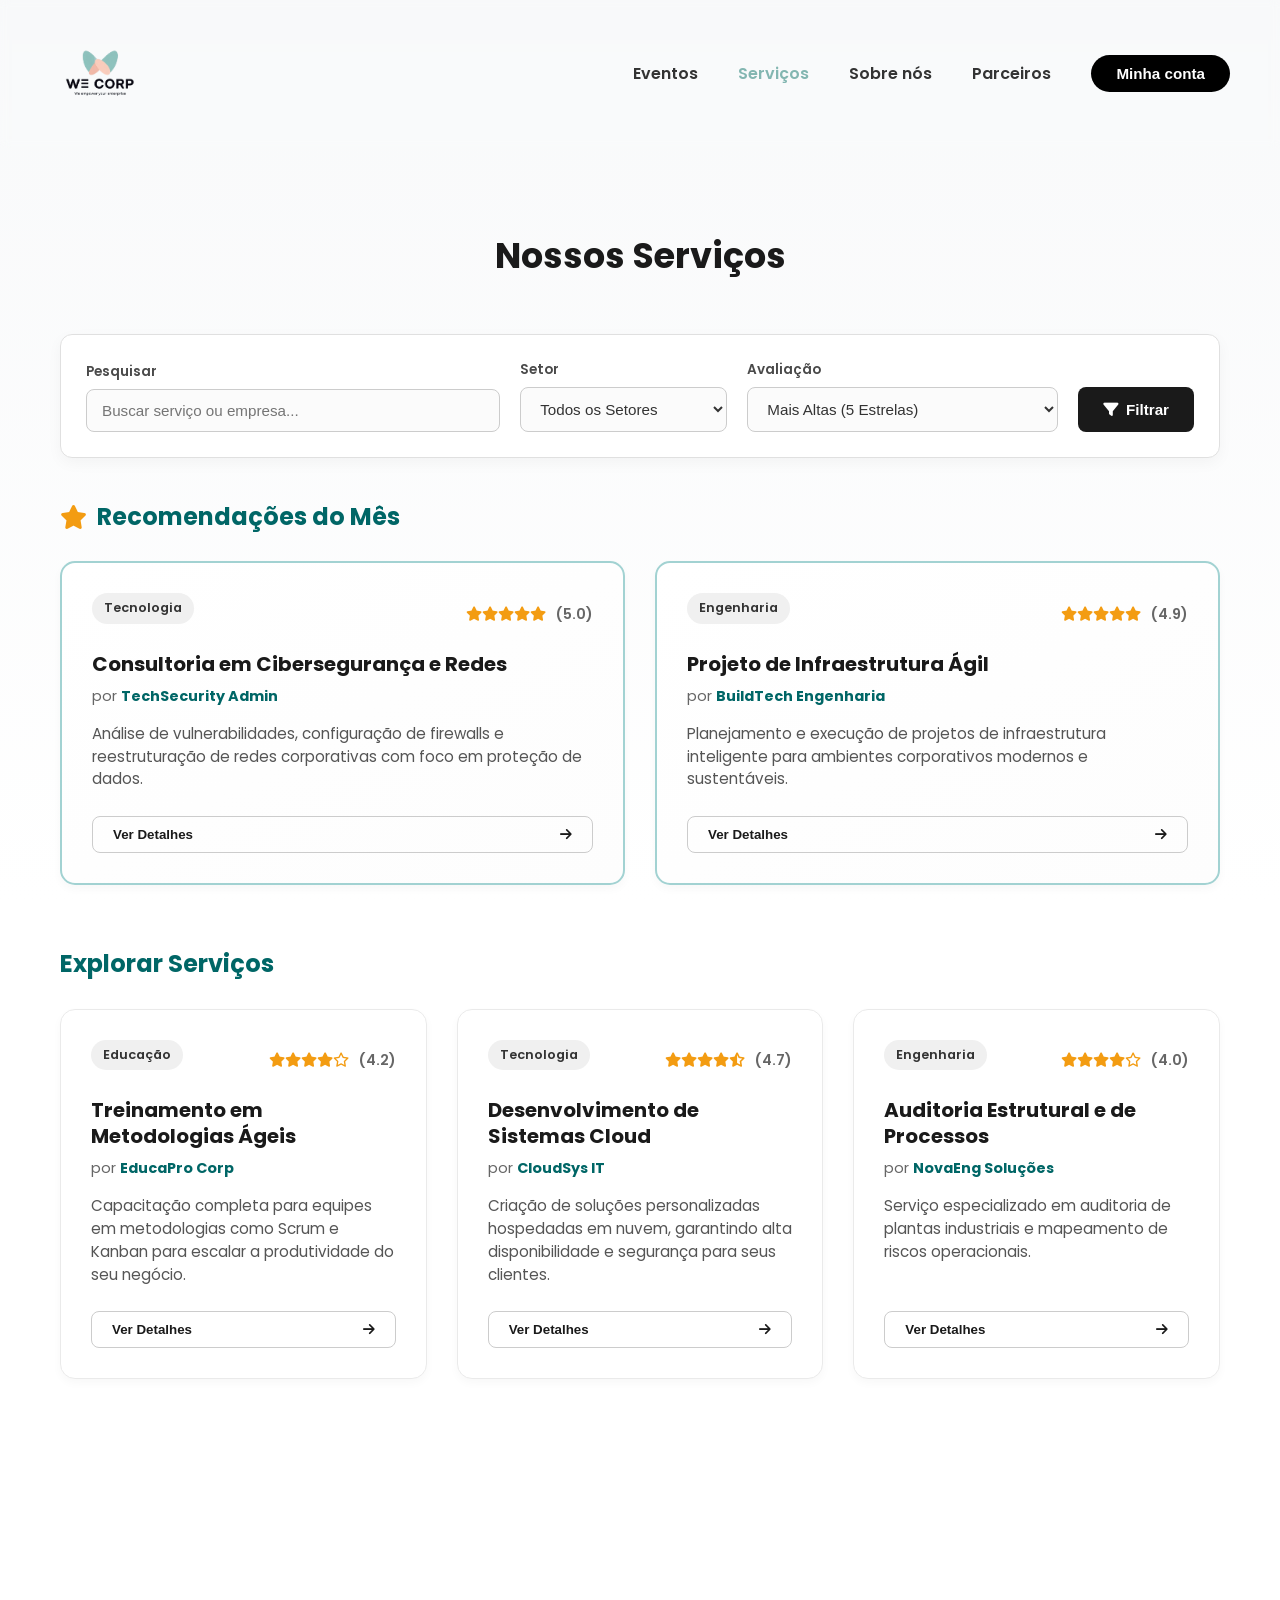
<file: servicos.html>
<!DOCTYPE html>
<html lang="pt-BR">
<head>
    <meta charset="UTF-8">
    <meta name="viewport" content="width=device-width, initial-scale=1.0">
    <title>Serviços - WE Corp</title>
    
    <link href="https://fonts.googleapis.com/css2?family=Poppins:wght@300;400;600;700&display=swap" rel="stylesheet">
    <link rel="stylesheet" href="style.css">
    <link rel="stylesheet" href="https://cdnjs.cloudflare.com/ajax/libs/font-awesome/6.0.0/css/all.min.css">
</head>
<body>

    <div class="site-background-gradient"></div>

    <header class="navbar-direct">
        <div class="navbar-content">
            <div class="logo">
                <a href="index.html">
                    <img src="logo.png" alt="WE CORP Logo" class="logo-img">
                </a>
            </div>
            <nav>
                <a href="index.html#eventos">Eventos</a>
                <a href="servicos.html" style="color: var(--theme-teal-main);">Serviços</a>
                <a href="index.html#sobre">Sobre nós</a>
                <a href="index.html#parceiros">Parceiros</a>
                <button id="btnOpenLogin" class="btn-login">Minha conta</button>
            </nav>
        </div>
    </header>

    <main>
        <section class="services-section">
            <h2>Nossos Serviços</h2>
            
            <div class="search-wrapper">
                <div class="search-container">
                    <div class="input-group-search">
                        <label>Pesquisar</label>
                        <input type="text" placeholder="Buscar serviço ou empresa..." class="search-input">
                    </div>
                    
                    <div class="input-group-search">
                        <label>Setor</label>
                        <select class="filter-select">
                            <option value="all">Todos os Setores</option>
                            <option value="engenharia">Engenharia</option>
                            <option value="tecnologia">Tecnologia</option>
                            <option value="educacao">Educação</option>
                        </select>
                    </div>

                    <div class="input-group-search">
                        <label>Avaliação</label>
                        <select class="filter-select">
                            <option value="highest">Mais Altas (5 Estrelas)</option>
                            <option value="all">Todas as Avaliações</option>
                            <option value="4up">4 Estrelas ou mais</option>
                        </select>
                    </div>
                    
                    <button class="btn-search"><i class="fas fa-filter"></i> Filtrar</button>
                </div>
            </div>

            <div class="services-block recommendations-block">
                <h3 class="section-subtitle"><i class="fas fa-star highlight-icon"></i> Recomendações do Mês</h3>
                <div class="services-grid">
                    <div class="service-card highlight-card">
                        <div class="service-header">
                            <span class="tag">Tecnologia</span>
                            <div class="service-rating">
                                <i class="fas fa-star"></i><i class="fas fa-star"></i><i class="fas fa-star"></i><i class="fas fa-star"></i><i class="fas fa-star"></i> <span>(5.0)</span>
                            </div>
                        </div>
                        <h4>Consultoria em Cibersegurança e Redes</h4>
                        <p class="service-provider">por <strong>TechSecurity Admin</strong></p>
                        <p class="service-desc">Análise de vulnerabilidades, configuração de firewalls e reestruturação de redes corporativas com foco em proteção de dados.</p>
                        <button class="btn-service" onclick="openServiceModal()">Ver Detalhes <i class="fas fa-arrow-right"></i></button>
                    </div>

                    <div class="service-card highlight-card">
                        <div class="service-header">
                            <span class="tag">Engenharia</span>
                            <div class="service-rating">
                                <i class="fas fa-star"></i><i class="fas fa-star"></i><i class="fas fa-star"></i><i class="fas fa-star"></i><i class="fas fa-star"></i> <span>(4.9)</span>
                            </div>
                        </div>
                        <h4>Projeto de Infraestrutura Ágil</h4>
                        <p class="service-provider">por <strong>BuildTech Engenharia</strong></p>
                        <p class="service-desc">Planejamento e execução de projetos de infraestrutura inteligente para ambientes corporativos modernos e sustentáveis.</p>
                        <button class="btn-service" onclick="openServiceModal()">Ver Detalhes <i class="fas fa-arrow-right"></i></button>
                    </div>
                </div>
            </div>

            <div class="services-block">
                <h3 class="section-subtitle">Explorar Serviços</h3>
                <div class="services-grid general-grid">
                    
                    <div class="service-card">
                        <div class="service-header">
                            <span class="tag">Educação</span>
                            <div class="service-rating">
                                <i class="fas fa-star"></i><i class="fas fa-star"></i><i class="fas fa-star"></i><i class="fas fa-star"></i><i class="far fa-star"></i> <span>(4.2)</span>
                            </div>
                        </div>
                        <h4>Treinamento em Metodologias Ágeis</h4>
                        <p class="service-provider">por <strong>EducaPro Corp</strong></p>
                        <p class="service-desc">Capacitação completa para equipes em metodologias como Scrum e Kanban para escalar a produtividade do seu negócio.</p>
                        <button class="btn-service" onclick="openServiceModal()">Ver Detalhes <i class="fas fa-arrow-right"></i></button>
                    </div>

                    <div class="service-card">
                        <div class="service-header">
                            <span class="tag">Tecnologia</span>
                            <div class="service-rating">
                                <i class="fas fa-star"></i><i class="fas fa-star"></i><i class="fas fa-star"></i><i class="fas fa-star"></i><i class="fas fa-star-half-alt"></i> <span>(4.7)</span>
                            </div>
                        </div>
                        <h4>Desenvolvimento de Sistemas Cloud</h4>
                        <p class="service-provider">por <strong>CloudSys IT</strong></p>
                        <p class="service-desc">Criação de soluções personalizadas hospedadas em nuvem, garantindo alta disponibilidade e segurança para seus clientes.</p>
                        <button class="btn-service" onclick="openServiceModal()">Ver Detalhes <i class="fas fa-arrow-right"></i></button>
                    </div>

                    <div class="service-card">
                        <div class="service-header">
                            <span class="tag">Engenharia</span>
                            <div class="service-rating">
                                <i class="fas fa-star"></i><i class="fas fa-star"></i><i class="fas fa-star"></i><i class="fas fa-star"></i><i class="far fa-star"></i> <span>(4.0)</span>
                            </div>
                        </div>
                        <h4>Auditoria Estrutural e de Processos</h4>
                        <p class="service-provider">por <strong>NovaEng Soluções</strong></p>
                        <p class="service-desc">Serviço especializado em auditoria de plantas industriais e mapeamento de riscos operacionais.</p>
                        <button class="btn-service" onclick="openServiceModal()">Ver Detalhes <i class="fas fa-arrow-right"></i></button>
                    </div>

                </div>
            </div>
        </section>
    </main>

    <footer>
        <div class="footer-content">
            <div class="footer-brand">
                <img src="logo.png" alt="WE CORP Logo" class="footer-logo">
                <p>We empower your enterprise</p>
            </div>
            <div class="footer-links">
                <h4>Navegação</h4>
                <a href="index.html#eventos">Eventos</a>
                <a href="servicos.html">Serviços</a>
                <a href="index.html#sobre">Sobre nós</a>
            </div>
            <div class="footer-social">
                <h4>Redes Sociais</h4>
                <div class="social-icons">
                    <a href="#"><i class="fab fa-linkedin"></i> LinkedIn</a>
                    <a href="#"><i class="fab fa-instagram"></i> Instagram</a>
                    <a href="#"><i class="fab fa-youtube"></i> YouTube</a>
                </div>
            </div>
        </div>
    </footer>

    <div id="modalServicoDetalhes" class="modal-overlay">
        <div class="admin-profile-modal" style="max-width: 950px; max-height: 90vh; overflow-y: auto;">
            <button class="close-modal" onclick="closeServiceModal()"><i class="fas fa-times"></i></button>
            
            <div class="modal-header-profile" style="border-bottom: none; margin-bottom: 10px;">
                <h2>Consultoria em Cibersegurança e Redes</h2>
                <p>Oferecido por: <strong style="color: var(--theme-teal-elegant);">TechSecurity Admin</strong> <span class="tag" style="margin-left: 10px; background: #e0f7fa; color: #00838f;">Tecnologia</span></p>
            </div>

            <div class="event-grid-layout" style="gap: 30px; grid-template-columns: 1.5fr 1fr;">
                
                <div>
                    <div class="info-section" style="padding: 20px; margin-bottom: 25px;">
                        <h3>Sobre o Serviço</h3>
                        <p style="font-size: 0.95rem; color: #555;">A TechSecurity Admin é especialista em proteger ativos digitais empresariais. Nossa consultoria inclui análise de vulnerabilidades, configuração de firewalls e reestruturação de redes corporativas com foco em proteção de dados e compliance com a LGPD.</p>
                    </div>

                    <div class="info-section" style="padding: 20px;">
                        <h3>Avaliações de Clientes</h3>
                        
                        <div style="display: flex; align-items: center; gap: 15px; margin-bottom: 25px; background: #fdfdfd; padding: 15px; border-radius: 10px; border: 1px solid #eee;">
                            <h1 style="margin: 0; color: #f39c12; font-size: 3rem; line-height: 1;">5.0</h1>
                            <div>
                                <div style="color: #f39c12; font-size: 1.2rem;">
                                    <i class="fas fa-star"></i><i class="fas fa-star"></i><i class="fas fa-star"></i><i class="fas fa-star"></i><i class="fas fa-star"></i>
                                </div>
                                <span style="color: #666; font-size: 0.85rem;">Baseado em 12 avaliações</span>
                            </div>
                        </div>

                        <div class="reviews-list" style="margin-bottom: 30px;">
                            <div class="review-item" style="border-bottom: 1px solid #eee; padding-bottom: 15px; margin-bottom: 15px;">
                                <div style="display: flex; justify-content: space-between; margin-bottom: 5px;">
                                    <strong>Carlos E. <span style="font-size: 0.8rem; color: #aaa; font-weight: normal; margin-left: 5px;">- Há 2 semanas</span></strong>
                                    <span style="color: #f39c12; font-size: 0.8rem;"><i class="fas fa-star"></i><i class="fas fa-star"></i><i class="fas fa-star"></i><i class="fas fa-star"></i><i class="fas fa-star"></i></span>
                                </div>
                                <p style="font-size: 0.9rem; color: #555;">Serviço excelente! Identificaram falhas críticas na nossa rede que nem imaginávamos. Recomendo muito o trabalho deles.</p>
                            </div>
                            
                            <div class="review-item" style="border-bottom: 1px solid #eee; padding-bottom: 15px; margin-bottom: 15px;">
                                <div style="display: flex; justify-content: space-between; margin-bottom: 5px;">
                                    <strong>Juliana M. <span style="font-size: 0.8rem; color: #aaa; font-weight: normal; margin-left: 5px;">- Há 1 mês</span></strong>
                                    <span style="color: #f39c12; font-size: 0.8rem;"><i class="fas fa-star"></i><i class="fas fa-star"></i><i class="fas fa-star"></i><i class="fas fa-star"></i><i class="fas fa-star"></i></span>
                                </div>
                                <p style="font-size: 0.9rem; color: #555;">O processo foi muito transparente do início ao fim. O relatório de LGPD ajudou nossa empresa a evitar problemas graves.</p>
                            </div>
                        </div>

                        <div style="background: #f8f9fa; padding: 20px; border-radius: 10px; border: 1px dashed #ccc;">
                            <h4 style="margin-bottom: 10px; color: #333;">Deixe sua avaliação</h4>
                            <div class="star-rating-input" style="color: #ccc; font-size: 1.5rem; margin-bottom: 15px; cursor: pointer;">
                                <i class="far fa-star"></i><i class="far fa-star"></i><i class="far fa-star"></i><i class="far fa-star"></i><i class="far fa-star"></i>
                            </div>
                            <textarea class="search-input" rows="3" placeholder="Conte-nos como foi sua experiência com este serviço..." style="margin-bottom: 10px; resize: none;"></textarea>
                            <button class="btn-search" style="padding: 8px 20px; font-size: 0.9rem;" onclick="alert('Obrigado! Sua avaliação foi enviada para publicação.');">Publicar Avaliação</button>
                        </div>
                    </div>
                </div>

                <div class="checkout-col">
<div class="checkout-card" style="position: sticky; top: 0; padding: 25px; background-color: #f4f7f6; border: 2px solid var(--theme-teal-light);">
    <h3 style="margin-bottom: 5px; color: var(--theme-teal-elegant);">Pedir Orçamento</h3>
                        <p style="font-size: 0.85rem; color: #666; text-align: center; margin-bottom: 25px;">Preencha os dados e a empresa entrará em contato.</p>

                        <form style="display: flex; flex-direction: column; gap: 15px;">
                            <div class="input-group-search">
                                <label style="font-size: 0.8rem; color: #555;">Nome Completo</label>
                                <input type="text" class="search-input" placeholder="Seu nome">
                            </div>
                            <div class="input-group-search">
                                <label style="font-size: 0.8rem; color: #555;">E-mail</label>
                                <input type="email" class="search-input" placeholder="exemplo@email.com">
                            </div>
                            <div class="input-group-search">
                                <label style="font-size: 0.8rem; color: #555;">Telefone / WhatsApp</label>
                                <input type="tel" class="search-input" placeholder="(00) 00000-0000">
                            </div>
                            <div class="input-group-search">
                                <label style="font-size: 0.8rem; color: #555;">Sua necessidade (Opcional)</label>
                                <textarea class="search-input" rows="2" style="resize: none;" placeholder="Do que você precisa?"></textarea>
                            </div>
                            
                            <button type="button" class="btn-search" style="width: 100%; height: 50px; margin-top: 10px;" onclick="alert('Orçamento solicitado! A TechSecurity entrará em contato em breve.')"><i class="fas fa-paper-plane" style="margin-right: 5px;"></i> Enviar Solicitação</button>
                        </form>

                        <div style="text-align: center; margin: 20px 0; position: relative;">
                            <hr style="border: none; border-top: 1px solid #ddd;">
                            <span style="background: white; padding: 0 10px; color: #aaa; font-size: 0.8rem; position: absolute; top: -10px; left: 50%; transform: translateX(-50%);">OU CONTATE AGORA</span>
                        </div>

                        <button class="btn-search" style="width: 100%; height: 50px; background-color: #25D366; color: white;" onclick="window.open('https://wa.me/5511999999999', '_blank')">
                            <i class="fab fa-whatsapp" style="font-size: 1.3rem; margin-right: 8px;"></i> Falar no WhatsApp
                        </button>
                    </div>
                </div>
            </div>
        </div>
    </div>

    <div id="loginModal" class="modal-overlay">
        <div class="login-container">
            <button class="close-modal"><i class="fas fa-times"></i></button>
            <div class="login-art">
                <img src="login.png" alt="Arte WE Corp" class="login-bg-image">
            </div>
            <div class="login-form-box">
                <h2>Login</h2>
                <form id="formLogin">
                    <div class="input-group">
                        <label>E-mail</label>
                        <input type="email" id="emailLogin" placeholder="Digite seu e-mail" required>
                    </div>
                    <div class="input-group">
                        <label>Senha</label>
                        <input type="password" id="senhaLogin" placeholder="Digite sua senha" required>
                    </div>
                    <a href="#" class="forgot-pass">Esqueci minha senha</a>
                    <button type="submit" class="btn-submit">Acessar</button>
                </form>
                <div class="register-link">
                    <p>Ainda não possui uma conta?</p>
                    <button id="btnSwitchToRegister" class="btn-register">Criar conta</button>
                </div>
                <div class="social-login">
                    <a href="#"><i class="fab fa-facebook social-icon-fb"></i></a>
                    <a href="#"><i class="fab fa-google social-icon-g"></i></a>
                </div>
            </div>
        </div>
    </div>

    <div id="registerModal" class="modal-overlay">
        <div class="login-container">
            <button class="close-modal"><i class="fas fa-times"></i></button>
            <div class="login-art">
                <img src="login.png" alt="Arte WE Corp" class="login-bg-image">
            </div>
            <div class="login-form-box">
                <h2>Criar Conta</h2>
                <form>
                    <div class="input-group">
                        <label>Nome Completo</label>
                        <input type="text" placeholder="Digite seu nome">
                    </div>
                    <div class="input-group">
                        <label>E-mail</label>
                        <input type="email" placeholder="Digite seu e-mail">
                    </div>
                    <div class="input-group">
                        <label>Senha</label>
                        <input type="password" placeholder="Crie uma senha">
                    </div>
                    <button type="submit" class="btn-submit" style="margin-top: 15px;">Cadastrar</button>
                </form>
                <div class="register-link">
                    <p>Já possui uma conta?</p>
                    <button id="btnSwitchToLogin" class="btn-register">Fazer Login</button>
                </div>
            </div>
        </div>
    </div>

    <script src="main.js"></script>
    <script src="auth.js"></script>
</body>
</html>
</file>
<file: style.css>
/* =========================================
   1. VARIÁVEIS DE CORES E TIPOGRAFIA (Tema Corrigido)
========================================= */
:root {
    /* Cores do Tema (Modernizadas e Padronizadas) */
    --theme-teal-light: #a2d2d2;   /* Azul dos botões (Manter como sotaque) */
    --theme-teal-main: #83b6b1;    /* Azul-petróleo principal */
    --theme-teal-elegant: #006666; /* Azul-petróleo elegante para títulos */
    --theme-accent-peach: #f8c8b8; /* Cor das asas da borboleta */
    --theme-terracotta: #9a7261;   /* Base do gradiente de login */
    
    /* Cores de Fundo e Texto Elegantes (Grays) */
    --bg-white: #ffffff;
    --bg-light-gray: #f8f9fa;     /* Cinza elegante para fundo */
    --bg-card-gray: #e0e0e0;      /* Cinza elegante para os cards Sobre Nós */
    
    --text-dark: #333333;         /* Texto principal altamente legível */
    --text-muted: #666666;        /* Texto secundário */
    --text-light: #ffffff;        /* Texto claro */
    
    /* Nova Tipografia Modernizada e Padronizada */
    --font-standard: 'Poppins', 'Helvetica Neue', Arial, sans-serif;
    
    /* Efeitos e Sombras */
    --shadow-subtle: 0 4px 6px rgba(0,0,0,0.05);
    --shadow-medium: 0 10px 20px rgba(0,0,0,0.1);
    --transition-standard: all 0.3s ease;
}


/* =========================================
   2. RESETS E CONFIGURAÇÕES GERAIS
========================================= */
* {
    margin: 0;
    padding: 0;
    box-sizing: border-box;
}

html {
    scroll-behavior: smooth;
    font-family: var(--font-standard); /* Tipografia moderna e padronizada */
    color: var(--text-dark);
}

body {
    background-color: var(--bg-white);
    line-height: 1.6;
    position: relative;
    overflow-x: hidden;
    min-height: 100vh;
}


/* =========================================
   3. GRADIENTE DE FUNDO FULL-PAGE
========================================= */
.site-background-gradient {
    position: fixed; 
    top: 0;
    left: 0;
    width: 100%;
    height: 100%;
    /* Gradiente sutil do cinza elegante ao branco */
    background: linear-gradient(180deg, 
        var(--bg-light-gray) 0%, 
        var(--bg-white) 100%);
    z-index: -2; 
}

main {
    padding-bottom: 60px;
    z-index: 1; 
}


/* =========================================
   4. HEADER / NAVEGAÇÃO DIRETA NA PÁGINA
========================================= */
header.navbar-direct {
    width: 100%;
    background-color: transparent; 
    backdrop-filter: blur(5px);
    z-index: 100;
    position: relative;
    border: none; 
    border-radius: 0; 
    padding: 0; 
}

.navbar-direct .navbar-content {
    display: flex;
    justify-content: space-between;
    align-items: center;
    padding: 20px 50px; 
    max-width: 1400px;
    margin: 0 auto;
}

.navbar-direct .logo-img {
    height: 100px;
}

/* Transformamos o nav em um container flexível para controlar o espaçamento */
.navbar-direct nav {
    display: flex;
    align-items: center;
    gap: 40px; /* Aumente ou diminua este valor para ajustar a distância exata */
}

.navbar-direct nav a {
    text-decoration: none;
    color: var(--text-dark);
    font-weight: 600;
    font-size: 1rem; /* Aumentei um pouquinho a fonte para dar mais presença */
    transition: var(--transition-standard);
    /* Removido o margin-left antigo, pois o 'gap' acima já faz o trabalho */
}

.navbar-direct nav a:not(.btn-login):hover {
    color: var(--theme-teal-main);
}

.navbar-direct .btn-login {
    background-color: #000000;
    color: var(--text-light);
    padding: 10px 25px; /* Deixei o botão um pouco mais largo */
    border-radius: 25px;
    border: none;
    font-size: 0.95rem;
    font-weight: 600;
    cursor: pointer;
    transition: var(--transition-standard);
}

.navbar-direct .btn-login:hover {
    background-color:rgb(92, 122, 122);
    transform: translateY(-2px);
}


/* =========================================
   5. SEÇÃO HERÓI (SOBRE NÓS) - CARDS
========================================= */
.hero-section {
    text-align: center;
    padding: 120px 20px;
    max-width: 1400px; /* aumentei pra caber melhor 4 cards */
    margin: 0 auto;
}

.hero-section h1 {
    font-size: 3rem;
    margin-bottom: 25px;
    font-weight: 700;
    color: var(--theme-teal-elegant);
}

.subtitle {
    max-width: 800px;
    margin: 0 auto 70px auto;
    font-size: 1.2rem;
    color: var(--text-muted);
}

/* GRID DOS CARDS */
.cards-grid {
    display: grid;
    grid-template-columns: repeat(4, 1fr);
    gap: 30px;
}

/* CARD */
.card {
    background-color: var(--bg-card-gray);
    padding: 35px;
    border-radius: 20px;
    text-align: left; /* melhor leitura */
    box-shadow: var(--shadow-subtle);
    transition: var(--transition-standard);
    border: none;
    height: 100%;
    display: flex;
    flex-direction: column;
    gap: 10px;
}

/* HOVER */
.card:hover {
    transform: translateY(-8px) scale(1.02);
    box-shadow: 0 20px 40px rgba(0,0,0,0.15);
}

/* TÍTULO */
.card h3 {
    line-height: 1.3;
    margin-bottom: 15px;
    color: var(--theme-teal-elegant);
    font-size: 1.4rem;
    font-weight: 700;
}

/* TEXTO */
.card p {
    color: var(--text-dark);
    line-height: 1.6;
}

/* ANIMAÇÃO */
.card.floating {
    animation: floatingCard 4s ease-in-out infinite;
}

.cards-grid .card:nth-child(1) { animation-delay: 0s; }
.cards-grid .card:nth-child(2) { animation-delay: 1s; }
.cards-grid .card:nth-child(3) { animation-delay: 2s; }
.cards-grid .card:nth-child(4) { animation-delay: 3s; }

@keyframes floatingCard {
    0% { transform: translateY(0px); }
    50% { transform: translateY(-10px); }
    100% { transform: translateY(0px); }
}


/* =========================================
   6. SEÇÃO DE EVENTOS (Design Sério e Integrado)
========================================= */
.events-section {
    padding: 80px 20px;
    max-width: 1200px;
    margin: 0 auto;
    /* Removido o background, backdrop-filter e bordas para integrar à página */
}

.events-section h2 {
    text-align: center;
    margin-bottom: 50px;
    font-size: 2.2rem;
    color: #1a1a1a; /* Preto sério e elegante */
    font-weight: 700;
}

/* Painel de Busca mais limpo e profissional */
.search-wrapper {
    background: #ffffff;
    padding: 25px;
    border-radius: 12px;
    box-shadow: 0 5px 15px rgba(0, 0, 0, 0.04); /* Sombra mais sutil */
    margin-bottom: 40px;
    border: 1px solid #e0e0e0; /* Borda cinza clara e discreta */
}

.search-container {
    display: grid;
    grid-template-columns: 2fr 1fr 1.5fr auto;
    gap: 20px;
    align-items: end;
}

.input-group-search {
    display: flex;
    flex-direction: column;
    width: 100%;
}

.input-group-search label {
    font-size: 0.85rem;
    font-weight: 600;
    margin-bottom: 8px;
    color: #4a4a4a;
    line-height: 1.4;
}

.search-input, 
.date-input, 
.filter-select {
    padding: 12px 15px;
    border: 1px solid #cccccc;
    border-radius: 8px;
    font-size: 0.95rem;
    background-color: #fbfbfb; /* Quase branco */
    color: #333333;
    transition: border 0.3s ease;
}

.search-input:focus, 
.date-input:focus, 
.filter-select:focus {
    outline: none;
    border-color: var(--theme-teal-main); /* Destaque ciano ao clicar */
}

/* Botao de busca escuro e elegante */
.btn-search {
    min-height: 45px;
    background-color: #1a1a1a;
    color: #ffffff;
    padding: 12px 25px;
    border: none;
    border-radius: 8px;
    cursor: pointer;
    font-weight: 600;
    font-size: 0.95rem;
    transition: var(--transition-standard);
    display: inline-flex;
    align-items: center;
    justify-content: center;
    gap: 8px;
}

.btn-search:hover {
    background-color: var(--theme-teal-elegant);
}

/* Lista de Eventos */
.events-list {
    display: flex;
    flex-direction: column;
    gap: 20px;
}

.event-item {
    background: #ffffff;
    padding: 25px;
    border-radius: 12px;
    box-shadow: 0 4px 10px rgba(0, 0, 0, 0.03);
    border: 1px solid #eaeaea;
    border-left: 5px solid var(--theme-teal-main); /* Borda lateral ciano para identidade visual */
    display: flex;
    justify-content: space-between;
    align-items: center;
    gap: 20px;
    transition: var(--transition-standard);
}

.event-item:hover {
    box-shadow: 0 8px 25px rgba(0, 0, 0, 0.08);
    border-color: #d0d0d0;
}

.event-details {
    flex: 1;
}

/* Tags com visual mais neutro (Cinza claro com texto escuro) */
.tag {
    background: #f0f0f0; 
    color: #333333;
    padding: 5px 12px;
    border-radius: 20px;
    font-size: 0.8rem;
    font-weight: 600;
    display: inline-block;
    margin-bottom: 12px;
}

.event-details h4 {
    font-size: 1.3rem;
    margin-bottom: 12px;
    color: #1a1a1a; /* Preto sério */
    font-weight: 700;
}

.event-details p {
    margin-bottom: 6px;
    font-size: 0.95rem;
    color: #555555; /* Cinza médio para os textos de apoio */
}

/* Os "strong" (Local, Hora, etc) ganham a cor ciano elegante */
.event-details strong {
    color: var(--theme-teal-elegant); 
}

.event-img {
    width: 220px;
    height: 100%;
    object-fit: cover;
    border-radius: 0 15px 15px 0;
}


/* =========================================
   7. SEÇÃO DE PARCEIROS
========================================= */
.partners-section {
    text-align: center;
    padding: 80px 20px;
    margin-top: 60px;
}

.partners-section h2 {
    font-size: 2.2rem;
    margin-bottom: 10px;
    color: var(--theme-teal-elegant);
}

.partners-section > p {
    color: var(--text-muted);
    margin-bottom: 40px;
}

.partners-grid {
    display: grid;
    grid-template-columns: repeat(auto-fit, minmax(220px, 1fr));
    gap: 25px;
    max-width: 1100px;
    margin: 0 auto;
}

.partner-card {
    background: white;
    padding: 25px;
    border-radius: 15px;
    border: 1px solid #eaeaea;
    transition: var(--transition-standard);
    display: flex;
    flex-direction: column;
    text-align: left;
}

.partner-card:hover {
    box-shadow: var(--shadow-medium);
    border-color: var(--theme-teal-light);
}

.partner-card h4 {
    color: var(--theme-teal-elegant);
    margin-bottom: 12px;
    font-size: 1.2rem;
}

.partner-card p {
    margin-bottom: 20px;
    font-size: 0.95rem;
    color: var(--text-dark);
}

.partner-link {
    display: inline-block;
    color: var(--theme-terracotta);
    text-decoration: none;
    font-weight: bold;
    font-size: 0.9rem;
    transition: var(--transition-standard);
    margin-top: auto;
}

.partner-link i {
    font-size: 0.8rem;
    margin-left: 5px;
}

.partner-link:hover {
    color: var(--theme-teal-main);
}


/* =========================================
   8. MODAL (LOGIN E CADASTRO)
========================================= */
.modal-overlay {
    position: fixed;
    top: 0;
    left: 0;
    width: 100%;
    height: 100%;
    background-color: rgba(0, 0, 0, 0.6);
    backdrop-filter: blur(5px);
    display: flex;
    justify-content: center;
    align-items: center;
    z-index: 1000;
    opacity: 0;
    visibility: hidden;
    transition: var(--transition-standard);
}

.modal-overlay.active {
    opacity: 1;
    visibility: visible;
}

.login-section { 
    display: none; 
}

.login-container {
    display: flex;
    background: white;
    border-radius: 25px;
    overflow: hidden;
    box-shadow: var(--shadow-medium);
    max-width: 900px;
    width: 90%;
    height: 600px; 
    transform: scale(0.9);
    transition: transform 0.3s ease;
    position: relative;
}

.modal-overlay.active .login-container {
    transform: scale(1);
}

.close-modal {
    position: absolute;
    top: 15px;
    right: 20px;
    background: transparent;
    border: none;
    color: rgba(255,255,255,0.7);
    font-size: 1.5rem;
    cursor: pointer;
    z-index: 10;
    transition: var(--transition-standard);
}

.close-modal:hover {
    color: var(--theme-accent-peach);
    transform: scale(1.1);
}

.login-art {
    flex: 1.2;
    background-color: var(--bg-light-teal);
    display: flex;
    flex-direction: column;
    align-items: center;
    justify-content: center;
    padding: 0;
    position: relative;
    overflow: hidden;
}

.login-bg-image {
    width: 100%;
    height: 100%;
    object-fit: cover;
    display: block;
}

.login-form-box {
    flex: 1;
    background: linear-gradient(180deg, var(--theme-teal-main) 0%, var(--theme-terracotta) 100%);
    padding: 50px;
    color: white;
    display: flex;
    flex-direction: column;
    align-items: center;
    justify-content: center;
}

.login-form-box h2 {
    font-size: 2rem;
    margin-bottom: 30px;
    font-weight: 700;
}

.login-form-box form {
    width: 100%;
}

.input-group {
    width: 100%;
    margin-bottom: 15px;
}

.input-group label {
    display: block;
    margin-bottom: 6px;
    font-size: 0.9rem;
    font-weight: 600;
}

.input-group input {
    width: 100%;
    padding: 12px;
    border-radius: 8px;
    border: 1px solid rgba(255,255,255,0.2);
    background-color: rgba(255,255,255,0.05);
    color: white;
}

.input-group input::placeholder { 
    color: rgba(255,255,255,0.5); 
}

.forgot-pass {
    color: #eee;
    font-size: 0.85rem;
    text-decoration: underline;
    display: block;
    text-align: right;
    margin-bottom: 20px;
}

.btn-submit {
    width: 100%;
    background-color: #fceceb; 
    color: var(--theme-terracotta);
    padding: 12px;
    border: none;
    border-radius: 30px;
    font-weight: 700;
    font-size: 1.05rem;
    cursor: pointer;
    margin-bottom: 20px;
    transition: var(--transition-standard);
}

.btn-submit:hover {
    background-color: #f8dbda;
    transform: translateY(-2px);
}

.register-link {
    width: 100%;
    text-align: center;
    border-top: 1px solid rgba(255,255,255,0.2);
    padding-top: 20px;
    margin-top: 10px;
}

.register-link p {
    font-size: 0.85rem;
    margin-bottom: 10px;
}

.btn-register {
    width: 100%;
    background-color: rgba(0,0,0,0.2); 
    color: white;
    padding: 10px;
    border: 1px solid rgba(255,255,255,0.3);
    border-radius: 30px;
    cursor: pointer;
    font-weight: 600;
    transition: var(--transition-standard);
}

.btn-register:hover {
    background-color: rgba(0,0,0,0.4);
}

.social-login {
    margin-top: 20px;
    display: flex;
    gap: 20px;
}

.social-icon-fb { 
    color: #1877F2; 
    font-size: 28px; 
    transition: var(--transition-standard); 
}

.social-icon-g { 
    color: #DB4437; 
    font-size: 28px; 
    transition: var(--transition-standard); 
}

.social-login a:hover i { 
    transform: scale(1.1); 
}


/* =========================================
   9. FOOTER
========================================= */
footer {
    background-color: rgba(255, 255, 255, 0.9);
    backdrop-filter: blur(5px);
    padding: 60px 50px;
    border-top: 2px solid #eee;
    z-index: 1;
    position: relative;
}

.footer-content {
    display: flex;
    justify-content: space-between;
    max-width: 1400px;
    margin: 0 auto;
    flex-wrap: wrap;
    gap: 30px;
}

.footer-logo {
    height: 100px;
    margin-bottom: 10px;
}

.footer-brand p {
    color: #666;
    font-size: 0.9rem;
}

.footer-links a, 
.footer-social a {
    display: block;
    color: var(--text-dark);
    text-decoration: none;
    margin-bottom: 10px;
    font-size: 0.95rem;
    transition: var(--transition-standard);
}

.footer-links a:hover, 
.footer-social a:hover {
    color: var(--theme-teal-main);
}

.footer-links h4, 
.footer-social h4 {
    margin-bottom: 18px;
    color: var(--text-dark);
    font-weight: 700;
}

.social-icons a i {
    margin-right: 8px;
    color: var(--theme-teal-main);
}


/* =========================================
   10. SEÇÃO DE SERVIÇOS
========================================= */
.services-section {
    padding: 80px 20px;
    max-width: 1200px;
    margin: 0 auto;
}

.services-section h2 {
    text-align: center;
    margin-bottom: 50px;
    font-size: 2.2rem;
    color: #1a1a1a;
    font-weight: 700;
}

.services-block {
    margin-bottom: 60px;
}

.section-subtitle {
    font-size: 1.5rem;
    color: var(--theme-teal-elegant);
    margin-bottom: 25px;
    font-weight: 700;
    display: flex;
    align-items: center;
    gap: 10px;
}

.highlight-icon {
    color: #f39c12; /* Amarelo dourado para a estrela de recomendação */
}

/* Grid de Serviços */
.services-grid {
    display: grid;
    grid-template-columns: repeat(auto-fit, minmax(320px, 1fr));
    gap: 30px;
}

/* O grid geral pode ter cards um pouco menores se quiser comportar 3 por linha no desktop */
.general-grid {
    grid-template-columns: repeat(auto-fit, minmax(300px, 1fr));
}

/* Cards de Serviço */
.service-card {
    background: #ffffff;
    padding: 30px;
    border-radius: 15px;
    box-shadow: 0 4px 10px rgba(0, 0, 0, 0.03);
    border: 1px solid #eaeaea;
    display: flex;
    flex-direction: column;
    transition: var(--transition-standard);
}

.service-card:hover {
    transform: translateY(-5px);
    box-shadow: 0 15px 30px rgba(0, 0, 0, 0.08);
    border-color: var(--theme-teal-main);
}

/* Destaque visual nas recomendações */
.highlight-card {
    border: 2px solid var(--theme-teal-light);
    background: linear-gradient(to bottom right, #ffffff, #fdfdfd);
}

.service-header {
    display: flex;
    justify-content: space-between;
    align-items: center;
    margin-bottom: 15px;
}

.service-rating {
    color: #f39c12; /* Estrelas douradas */
    font-size: 0.9rem;
}

.service-rating span {
    color: var(--text-muted);
    font-weight: 600;
    margin-left: 5px;
}

.service-card h4 {
    font-size: 1.25rem;
    color: #1a1a1a;
    margin-bottom: 8px;
    line-height: 1.3;
}

.service-provider {
    font-size: 0.9rem;
    color: var(--text-muted);
    margin-bottom: 15px;
}

.service-provider strong {
    color: var(--theme-teal-elegant);
}

.service-desc {
    font-size: 0.95rem;
    color: #555555;
    margin-bottom: 25px;
    line-height: 1.5;
    flex-grow: 1; /* Empurra o botão para a base do card */
}

/* Botão de ação do card */
.btn-service {
    background: transparent;
    color: #1a1a1a;
    border: 1px solid #cccccc;
    padding: 10px 20px;
    border-radius: 8px;
    font-weight: 600;
    cursor: pointer;
    transition: var(--transition-standard);
    display: flex;
    justify-content: space-between;
    align-items: center;
    width: 100%;
}

.btn-service:hover {
    background: var(--theme-teal-elegant);
    color: #ffffff;
    border-color: var(--theme-teal-elegant);
}


/* =========================================
   11. PÁGINA DE DETALHES DO EVENTO & CHECKOUT
========================================= */
.event-page-container {
    max-width: 1200px;
    margin: 40px auto 80px auto;
    padding: 0 20px;
}

.event-hero-header {
    text-align: center;
    margin-bottom: 40px;
}

.event-hero-header h1 {
    font-size: 2.5rem;
    color: var(--theme-teal-elegant);
    margin: 15px 0;
}

.event-quick-info {
    display: flex;
    justify-content: center;
    gap: 30px;
    color: var(--text-muted);
    font-weight: 600;
    font-size: 1.05rem;
    flex-wrap: wrap;
}

.event-quick-info i {
    color: var(--theme-teal-main);
    margin-right: 5px;
}

.event-grid-layout {
    display: grid;
    grid-template-columns: 1.8fr 1.2fr;
    gap: 40px;
}

/* Coluna da Esquerda (Info) */
.event-main-img {
    width: 100%;
    height: 400px;
    object-fit: cover;
    border-radius: 15px;
    margin-bottom: 30px;
    box-shadow: var(--shadow-subtle);
}

.info-section {
    background: #ffffff;
    padding: 30px;
    border-radius: 15px;
    border: 1px solid #eaeaea;
    margin-bottom: 25px;
}

.info-section h3 {
    color: #1a1a1a;
    margin-bottom: 15px;
    font-size: 1.4rem;
    border-bottom: 2px solid var(--bg-light-gray);
    padding-bottom: 10px;
}

.content-list {
    list-style: none;
}

.content-list li {
    margin-bottom: 12px;
    color: var(--text-dark);
}

.content-list i {
    color: var(--theme-teal-main);
    margin-right: 10px;
}

.certification-box {
    display: flex;
    align-items: center;
    gap: 20px;
    background: linear-gradient(to right, #f8f9fa, #ffffff);
    border-left: 5px solid #f39c12; /* Cor de destaque/ouro */
}

.cert-icon {
    font-size: 3rem;
    color: #f39c12;
}

.map-container {
    border-radius: 10px;
    overflow: hidden;
    border: 1px solid #eaeaea;
}

/* Coluna da Direita (Checkout) */
.checkout-card {
    background: #ffffff;
    padding: 30px;
    border-radius: 15px;
    border: 1px solid #eaeaea;
    box-shadow: var(--shadow-medium);
    position: sticky;
    top: 20px;
}

.checkout-card h3 {
    font-size: 1.4rem;
    color: #1a1a1a;
    text-align: center;
    margin-bottom: 10px;
}

.price-display {
    text-align: center;
    color: var(--theme-teal-elegant);
    margin-bottom: 5px;
}

.price-display .currency { 
    font-size: 1.5rem; 
    font-weight: 600; 
    vertical-align: top; 
}

.price-display .amount { 
    font-size: 3.5rem; 
    font-weight: 700; 
    line-height: 1; 
}

.price-display .cents { 
    font-size: 1.5rem; 
    font-weight: 600; 
    vertical-align: top; 
}

.checkout-subtitle {
    text-align: center;
    color: var(--text-muted);
    font-size: 0.9rem;
    margin-bottom: 25px;
}

/* Abas de Pagamento */
.payment-tabs {
    display: flex;
    gap: 10px;
    margin-bottom: 20px;
}

.payment-tab {
    flex: 1;
    padding: 10px 0;
    border: 1px solid #cccccc;
    background: #fbfbfb;
    border-radius: 8px;
    cursor: pointer;
    font-weight: 600;
    color: #555;
    transition: var(--transition-standard);
    font-size: 0.9rem;
}

.payment-tab.active {
    background: var(--theme-teal-main);
    color: white;
    border-color: var(--theme-teal-main);
}

.pix-area, 
.boleto-area {
    text-align: center;
    padding: 30px 15px;
    background: #f8f9fa;
    border-radius: 8px;
    border: 1px dashed #cccccc;
}

.btn-checkout-final {
    width: 100%;
    margin-top: 25px;
    height: 55px;
    font-size: 1.1rem;
    background-color: #28a745; /* Verde de confirmação */
}

.btn-checkout-final:hover {
    background-color: #218838;
}

.secure-text {
    text-align: center;
    margin-top: 15px;
    font-size: 0.85rem;
    color: #666;
}

.secure-text i { 
    color: #28a745; 
}


/* =========================================
   12. PAINEL ADMINISTRATIVO (DASHBOARD)
========================================= */
.admin-body {
    background-color: #f4f7f6; /* Fundo cinza bem claro para destacar as tabelas brancas */
    margin: 0;
    overflow-x: hidden;
}

.admin-header {
    background-color: #ffffff;
    box-shadow: 0 2px 10px rgba(0,0,0,0.05);
    position: sticky;
    top: 0;
    z-index: 100;
}

.dashboard-container {
    display: flex;
    min-height: calc(100vh - 80px); /* Altura da tela menos o cabeçalho */
}

/* Menu Lateral */
.admin-sidebar {
    width: 280px;
    background-color: #1a1a1a;
    color: #ffffff;
    padding: 30px 0;
    display: flex;
    flex-direction: column;
}

.admin-profile {
    text-align: center;
    padding: 0 20px 30px 20px;
    border-bottom: 1px solid #333;
    margin-bottom: 20px;
}

.admin-profile i {
    font-size: 3rem;
    color: var(--theme-teal-main);
    margin-bottom: 10px;
}

.admin-profile h3 { 
    font-size: 1.2rem; 
}

.admin-profile p { 
    font-size: 0.85rem; 
    color: #aaa; 
}

.admin-menu {
    list-style: none;
    padding: 0;
}

.admin-menu li {
    padding: 15px 30px;
    cursor: pointer;
    transition: all 0.3s ease;
    border-left: 4px solid transparent;
    font-weight: 600;
    display: flex;
    align-items: center;
}

.admin-menu li:hover {
    background-color: #333;
}

.admin-menu li.active {
    background-color: #333;
    border-left-color: var(--theme-teal-main);
    color: var(--theme-teal-light);
}

.admin-menu li i {
    margin-right: 15px;
    width: 20px;
    text-align: center;
}

/* Conteúdo Principal */
.admin-main-content {
    flex: 1;
    padding: 40px;
    overflow-y: auto;
}

.admin-tab-content {
    display: none;
    animation: fadeIn 0.4s ease-in-out;
}

.admin-tab-content.active {
    display: block;
}

@keyframes fadeIn {
    from { 
        opacity: 0; 
        transform: translateY(10px); 
    }
    to { 
        opacity: 1; 
        transform: translateY(0); 
    }
}

.tab-header {
    display: flex;
    justify-content: space-between;
    align-items: center;
    margin-bottom: 30px;
}

.tab-header h2 {
    color: var(--theme-teal-elegant);
}

/* Tabelas do Admin */
.admin-table {
    width: 100%;
    background: #ffffff;
    border-radius: 10px;
    border-collapse: collapse;
    box-shadow: 0 4px 15px rgba(0,0,0,0.03);
    overflow: hidden;
}

.admin-table th, 
.admin-table td {
    padding: 18px 20px;
    text-align: left;
    border-bottom: 1px solid #eee;
}

.admin-table th {
    background-color: #f8f9fa;
    color: #555;
    font-weight: 600;
    text-transform: uppercase;
    font-size: 0.85rem;
}

.admin-table tbody tr:hover {
    background-color: #fcfcfc;
}

/* Status Tags */
.status-tag {
    padding: 5px 10px;
    border-radius: 20px;
    font-size: 0.8rem;
    font-weight: 600;
}

.status-tag.active { 
    background-color: #d4edda; 
    color: #155724; 
}

.status-tag.inactive { 
    background-color: #f8d7da; 
    color: #721c24; 
}

.status-tag.pending {
    background-color: #fff3e0;
    color: #e67e22;
}

/* =========================================
   Botões de Ação na Tabela (Padronizados)
========================================= */
.action-buttons {
    display: flex;
    gap: 8px;
    flex-wrap: wrap;
    align-items: center;
}

.btn-icon {
    display: inline-flex;
    align-items: center;
    justify-content: center;
    gap: 6px;
    padding: 8px 12px;
    font-size: 0.85rem;
    font-weight: 600;
    min-width: 95px; /* Garante que todos tenham a mesma largura */
    border-radius: 6px;
    transition: all 0.2s;
    cursor: pointer;
}

/* Variações de Cores dos Botões */
.btn-approve { 
    background-color: #d4edda; 
    color: #155724; 
    border: 1px solid #c3e6cb; 
}
.btn-approve:hover { background-color: #c3e6cb; }

.btn-delete { 
    background-color: #f8d7da; 
    color: #721c24; 
    border: 1px solid #f5c6cb; 
}
.btn-delete:hover { background-color: #f5c6cb; }

.btn-view { 
    background-color: #e0f7fa; 
    color: #00838f; 
    border: 1px solid #b2ebf2; 
}
.btn-view:hover { background-color: #b2ebf2; }

.btn-edit { 
    background-color: #f0f0f0; 
    color: #555; 
    border: 1px solid #e0e0e0; 
}
.btn-edit:hover { background-color: #e2e2e2; }

.btn-disable { 
    background-color: #ffebee; 
    color: #c62828; 
    border: 1px solid #ffcdd2; 
}
.btn-disable:hover { background-color: #ffcdd2; }


/* =========================================
   13. MODAL DE PERFIL ADMIN
========================================= */
.admin-profile-modal {
    background: #fff;
    width: 90%;
    max-width: 700px;
    border-radius: 15px;
    padding: 35px 40px 40px;
    position: relative;
    box-shadow: 0 20px 50px rgba(0,0,0,0.2);
    max-height: 90vh;
    overflow-y: auto;
    display: flex;
    flex-direction: column;
}

.modal-header-profile {
    border-bottom: 2px solid #eee;
    padding-bottom: 20px;
    margin-bottom: 25px;
    flex-shrink: 0;
}

.modal-header-profile h2 { 
    color: var(--theme-teal-elegant); 
    margin-bottom: 8px;
    font-size: 1.5rem;
    display: flex;
    align-items: center;
    gap: 10px;
    flex-wrap: wrap;
}

.modal-header-profile p { 
    color: #666; 
    font-size: 0.95rem;
    line-height: 1.5;
}

/* Botao Fechar (X) em modais de perfil admin - contraste com fundo branco */
.admin-profile-modal .close-modal {
    position: absolute;
    top: 15px;
    right: 15px;
    color: #555;
    background: #f0f0f0;
    border: none;
    border-radius: 50%;
    width: 38px;
    height: 38px;
    display: flex;
    align-items: center;
    justify-content: center;
    font-size: 1.2rem;
    cursor: pointer;
    transition: var(--transition-standard);
    z-index: 10;
}

.admin-profile-modal .close-modal:hover {
    color: white;
    background: var(--theme-accent-peach);
    transform: scale(1.05);
}

/* Formularios dentro do modal admin */
.admin-profile-modal form {
    display: flex;
    flex-direction: column;
    flex: 1;
}

.profile-details-grid {
    display: grid;
    grid-template-columns: 1fr 1fr;
    gap: 20px;
    margin-bottom: 25px;
}

.detail-card {
    background: #f8f9fa;
    padding: 20px;
    border-radius: 10px;
    border: 1px solid #eaeaea;
}

.detail-card h4 { 
    margin-bottom: 10px; 
    color: #333; 
}

.detail-card p { 
    font-size: 0.9rem; 
    color: #555; 
    margin-bottom: 5px; 
}

.detail-list h4 { 
    margin-bottom: 15px; 
    color: #333; 
}

.detail-list ul { 
    padding-left: 20px; 
    color: #555; 
    font-size: 0.95rem; 
    line-height: 1.8; 
}

.purchase-history { 
    list-style: none; 
    padding-left: 0 !important; 
}

.purchase-history li { 
    display: flex; 
    justify-content: space-between; 
    align-items: center; 
    padding: 15px; 
    border: 1px solid #eee; 
    border-radius: 8px; 
    margin-bottom: 10px; 
}

.pay-tag { 
    font-weight: 600; 
    font-size: 0.85rem; 
    padding: 5px 10px; 
    border-radius: 15px; 
}

.tag-approved { 
    background: #e8f5e9; 
    color: #2e7d32; 
}

.tag-pending { 
    background: #fff3e0; 
    color: #ef6c00; 
}


/* =========================================
   14. NOTIFICAÇÕES E BADGES
========================================= */
.notification-badge {
    background-color: #e74c3c;
    color: white;
    border-radius: 50%;
    padding: 2px 8px;
    font-size: 0.75rem;
    font-weight: bold;
    margin-left: auto; /* Joga a bolinha para a direita */
    display: inline-block;
}


/* =========================================
   15. DASHBOARD FINANCEIRO (PRESTADOR)
========================================= */
.finance-cards-grid {
    display: grid;
    grid-template-columns: repeat(auto-fit, minmax(250px, 1fr));
    gap: 20px;
    margin-bottom: 40px;
}

.finance-card {
    background: #ffffff;
    padding: 25px;
    border-radius: 12px;
    border: 1px solid #eaeaea;
    box-shadow: 0 4px 10px rgba(0,0,0,0.03);
    display: flex;
    flex-direction: column;
}

.finance-card h3 {
    font-size: 1.05rem;
    color: #444;
    margin-bottom: 15px;
}

.finance-card .amount {
    font-size: 2.2rem;
    font-weight: 700;
}

/* Cores Utilitárias Financeiras */
.text-green { 
    color: #2e7d32; 
}

.text-red { 
    color: #c62828; 
}

.text-blue { 
    color: var(--theme-teal-elegant); 
}


/* =========================================
   16. SUBMENU DO ADMIN (DASHBOARD)
========================================= */
.admin-menu li.has-submenu {
    padding: 0;
    flex-direction: column;
    align-items: stretch;
}

.menu-item-content {
    display: flex;
    align-items: center;
    padding: 15px 30px;
    cursor: pointer;
    transition: all 0.3s ease;
}

.menu-item-content:hover {
    background-color: #333;
}

.menu-item-content .arrow-down {
    margin-left: auto;
    font-size: 0.8rem;
    transition: transform 0.3s ease;
}

/* Estado aberto do menu */
.has-submenu.open .arrow-down {
    transform: rotate(180deg);
}

.has-submenu.open .menu-item-content {
    background-color: #333;
    border-left: 4px solid var(--theme-teal-main);
    color: var(--theme-teal-light);
}

/* O Submenu em si */
.submenu {
    list-style: none;
    padding: 0;
    background-color: #252525;
    display: none; /* Escondido por padrão */
}

.has-submenu.open .submenu {
    display: block; /* Mostra quando o pai tem a classe .open */
}

.submenu li {
    padding: 12px 30px 12px 55px !important;
    font-size: 0.9rem;
    color: #bbb;
    border-left: none !important;
}

.submenu li:hover, 
.submenu li.active {
    color: #fff;
    background-color: #2a2a2a;
}

/* Botao de Formulario Largo (Ocupa 100% da largura) */
.btn-block {
    display: flex !important;
    justify-content: center;
    align-items: center;
    width: 100% !important;
    min-height: 52px !important;
    padding: 14px 24px !important;
    font-size: 1rem !important;
    font-weight: 600 !important;
    margin-top: 25px !important;
    gap: 10px;
    border-radius: 10px !important;
    flex-shrink: 0;
}

/* Garantir que o botao dentro de formularios de modal tenha tamanho adequado */
.admin-profile-modal .btn-block {
    min-height: 54px !important;
    font-size: 1.05rem !important;
    margin-top: 30px !important;
}


/* =========================================
   SEÇÃO DE PLANOS E ASSINATURAS
========================================= */
.plans-section {
    padding: 80px 20px;
    max-width: 1200px;
    margin: 0 auto;
}

.plans-section h2 {
    text-align: center;
    font-size: 2.2rem;
    color: var(--theme-teal-elegant);
    font-weight: 700;
    margin-bottom: 10px;
}

.plans-subtitle {
    text-align: center;
    color: var(--text-muted);
    font-size: 1.1rem;
    margin-bottom: 50px;
}

.plans-container {
    display: flex;
    flex-direction: column;
    gap: 60px;
}

/* Blocos de Planos */
.plans-block {
    background: #ffffff;
    border-radius: 20px;
    padding: 40px;
    box-shadow: 0 5px 20px rgba(0, 0, 0, 0.05);
    border: 1px solid #eaeaea;
}

.plans-block-header {
    text-align: center;
    margin-bottom: 35px;
}

.plans-block-header i {
    font-size: 2.5rem;
    color: var(--theme-teal-main);
    margin-bottom: 15px;
}

.plans-block-header.institutional i {
    color: var(--theme-terracotta);
}

.plans-block-header h3 {
    font-size: 1.6rem;
    color: #1a1a1a;
    font-weight: 700;
    margin-bottom: 5px;
}

.plans-block-header p {
    color: var(--text-muted);
    font-size: 0.95rem;
}

/* Grid de Planos */
.plans-grid {
    display: grid;
    grid-template-columns: repeat(2, 1fr);
    gap: 30px;
}

.institutional-grid {
    grid-template-columns: repeat(2, 1fr);
}

/* Cards de Plano */
.plan-card {
    background: #fbfbfb;
    border: 2px solid #e5e5e5;
    border-radius: 15px;
    padding: 35px 30px;
    display: flex;
    flex-direction: column;
    position: relative;
    transition: var(--transition-standard);
}

.plan-card:hover {
    transform: translateY(-5px);
    box-shadow: 0 15px 35px rgba(0, 0, 0, 0.08);
}

/* Card em Destaque (Ouro) */
.plan-card.featured {
    border: 2px solid var(--theme-teal-main);
    background: linear-gradient(to bottom, #ffffff, #f8fffe);
    box-shadow: 0 10px 30px rgba(131, 182, 177, 0.2);
}

.plan-card.featured:hover {
    box-shadow: 0 20px 40px rgba(131, 182, 177, 0.25);
}

/* Cards Institucionais */
.plan-card.institutional-card {
    background: #fafafa;
    border: 2px solid #e8e8e8;
}

.plan-card.institutional-card.master {
    border-color: var(--theme-terracotta);
    background: linear-gradient(to bottom, #ffffff, #fdf9f8);
}

.plan-icon-top {
    text-align: center;
    margin-bottom: 20px;
}

.plan-icon-top i {
    font-size: 2.5rem;
    color: var(--theme-teal-elegant);
}

.institutional-card.master .plan-icon-top i {
    color: var(--theme-terracotta);
}

/* Badges */
.plan-badge {
    position: absolute;
    top: -12px;
    left: 50%;
    transform: translateX(-50%);
    padding: 6px 20px;
    border-radius: 20px;
    font-size: 0.8rem;
    font-weight: 700;
    text-transform: uppercase;
    letter-spacing: 0.5px;
}

.plan-badge.free {
    background: #e8e8e8;
    color: #555;
}

.plan-badge.gold {
    background: linear-gradient(135deg, #f7b733, #fc4a1a);
    color: white;
    display: flex;
    align-items: center;
    gap: 6px;
}

/* Títulos dos Planos */
.plan-card h4 {
    font-size: 1.4rem;
    color: #1a1a1a;
    font-weight: 700;
    margin-bottom: 15px;
    text-align: center;
}

/* Preços */
.plan-price {
    text-align: center;
    margin-bottom: 20px;
    display: flex;
    align-items: baseline;
    justify-content: center;
    gap: 2px;
}

.plan-price .price-currency {
    font-size: 1.2rem;
    color: var(--text-muted);
    font-weight: 600;
}

.plan-price .price-value {
    font-size: 3rem;
    font-weight: 700;
    color: var(--theme-teal-elegant);
    line-height: 1;
}

.plan-card.featured .plan-price .price-value {
    color: var(--theme-teal-elegant);
}

.plan-price .price-cents {
    font-size: 1.5rem;
    font-weight: 600;
    color: var(--theme-teal-elegant);
}

.plan-price .price-period {
    font-size: 1rem;
    color: var(--text-muted);
    margin-left: 5px;
}

/* Descrição */
.plan-description {
    text-align: center;
    color: var(--text-muted);
    font-size: 0.95rem;
    margin-bottom: 25px;
    line-height: 1.5;
}

/* Lista de Benefícios */
.plan-features {
    list-style: none;
    padding: 0;
    margin-bottom: 30px;
    flex-grow: 1;
}

.plan-features li {
    padding: 10px 0;
    border-bottom: 1px solid #eee;
    color: var(--text-dark);
    font-size: 0.95rem;
    display: flex;
    align-items: flex-start;
    gap: 12px;
}

.plan-features li:last-child {
    border-bottom: none;
}

.plan-features li i {
    color: var(--theme-teal-main);
    font-size: 0.9rem;
    margin-top: 3px;
    flex-shrink: 0;
}

.plan-features li.highlight-negative i {
    color: var(--theme-terracotta);
}

.plan-features li strong {
    color: var(--theme-teal-elegant);
}

.plan-features li.highlight-negative strong {
    color: var(--theme-terracotta);
}

/* Botões de Plano */
.btn-plan {
    display: flex;
    align-items: center;
    justify-content: center;
    gap: 10px;
    padding: 14px 25px;
    border-radius: 10px;
    font-size: 1rem;
    font-weight: 600;
    cursor: pointer;
    transition: var(--transition-standard);
    text-decoration: none;
    border: none;
    width: 100%;
}

.btn-plan-free {
    background: #e8e8e8;
    color: #333;
}

.btn-plan-free:hover {
    background: #d5d5d5;
    transform: translateY(-2px);
}

.btn-plan-gold {
    background: linear-gradient(135deg, var(--theme-teal-main), var(--theme-teal-elegant));
    color: white;
    box-shadow: 0 5px 15px rgba(0, 102, 102, 0.3);
}

.btn-plan-gold:hover {
    box-shadow: 0 8px 25px rgba(0, 102, 102, 0.4);
    transform: translateY(-2px);
}

.btn-plan-contact {
    background: #1a1a1a;
    color: white;
}

.btn-plan-contact:hover {
    background: var(--theme-teal-elegant);
    transform: translateY(-2px);
}

.btn-plan-master {
    background: linear-gradient(135deg, var(--theme-terracotta), #7a5a4a);
    color: white;
    box-shadow: 0 5px 15px rgba(154, 114, 97, 0.3);
}

.btn-plan-master:hover {
    box-shadow: 0 8px 25px rgba(154, 114, 97, 0.4);
    transform: translateY(-2px);
}

/* Nota Institucional */
.institutional-note {
    display: flex;
    align-items: flex-start;
    gap: 15px;
    margin-top: 30px;
    padding: 20px;
    background: #f8f9fa;
    border-radius: 10px;
    border-left: 4px solid var(--theme-terracotta);
}

.institutional-note i {
    color: var(--theme-terracotta);
    font-size: 1.2rem;
    margin-top: 2px;
}

.institutional-note p {
    color: var(--text-muted);
    font-size: 0.9rem;
    line-height: 1.5;
    margin: 0;
}

/* Responsividade Planos */
@media (max-width: 768px) {
    .plans-grid {
        grid-template-columns: 1fr;
    }
    
    .institutional-grid {
        grid-template-columns: 1fr;
    }
    
    .plans-block {
        padding: 30px 20px;
    }
    
    .plan-price .price-value {
        font-size: 2.5rem;
    }
}
</file>
